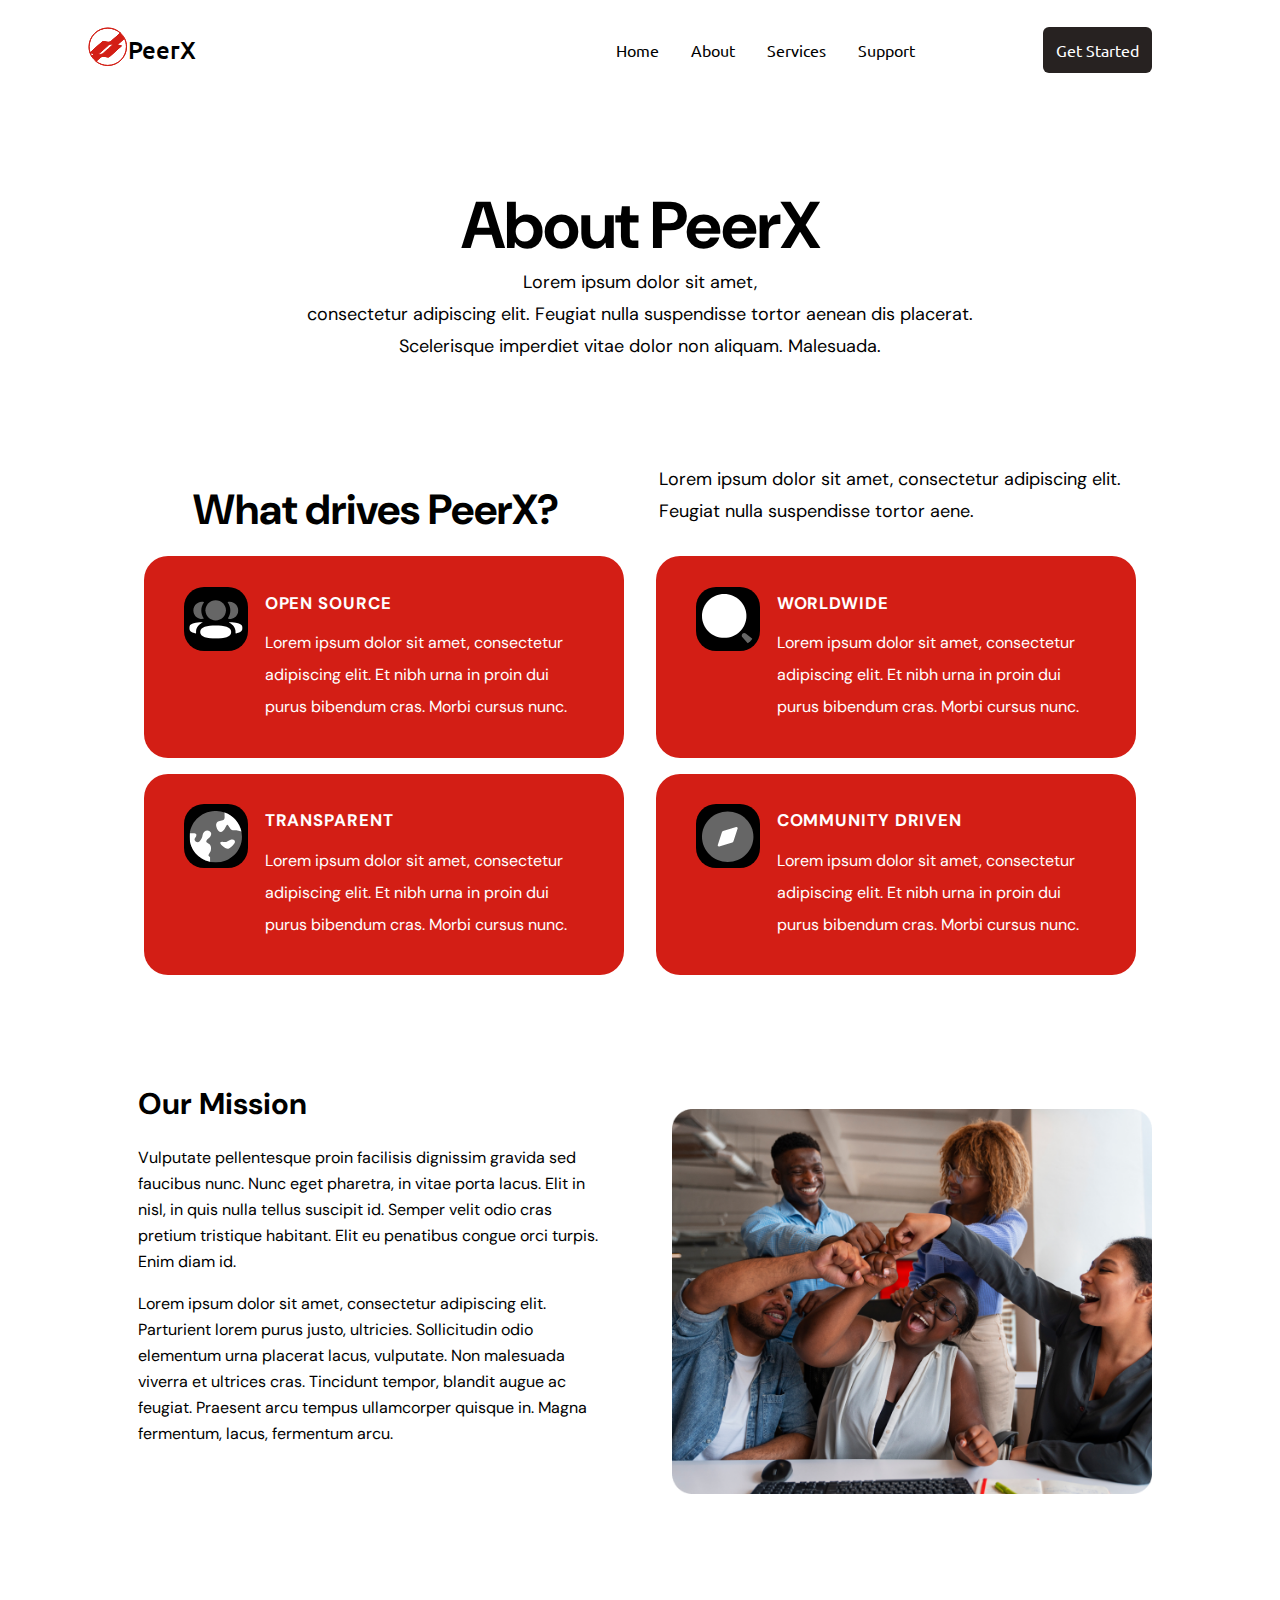
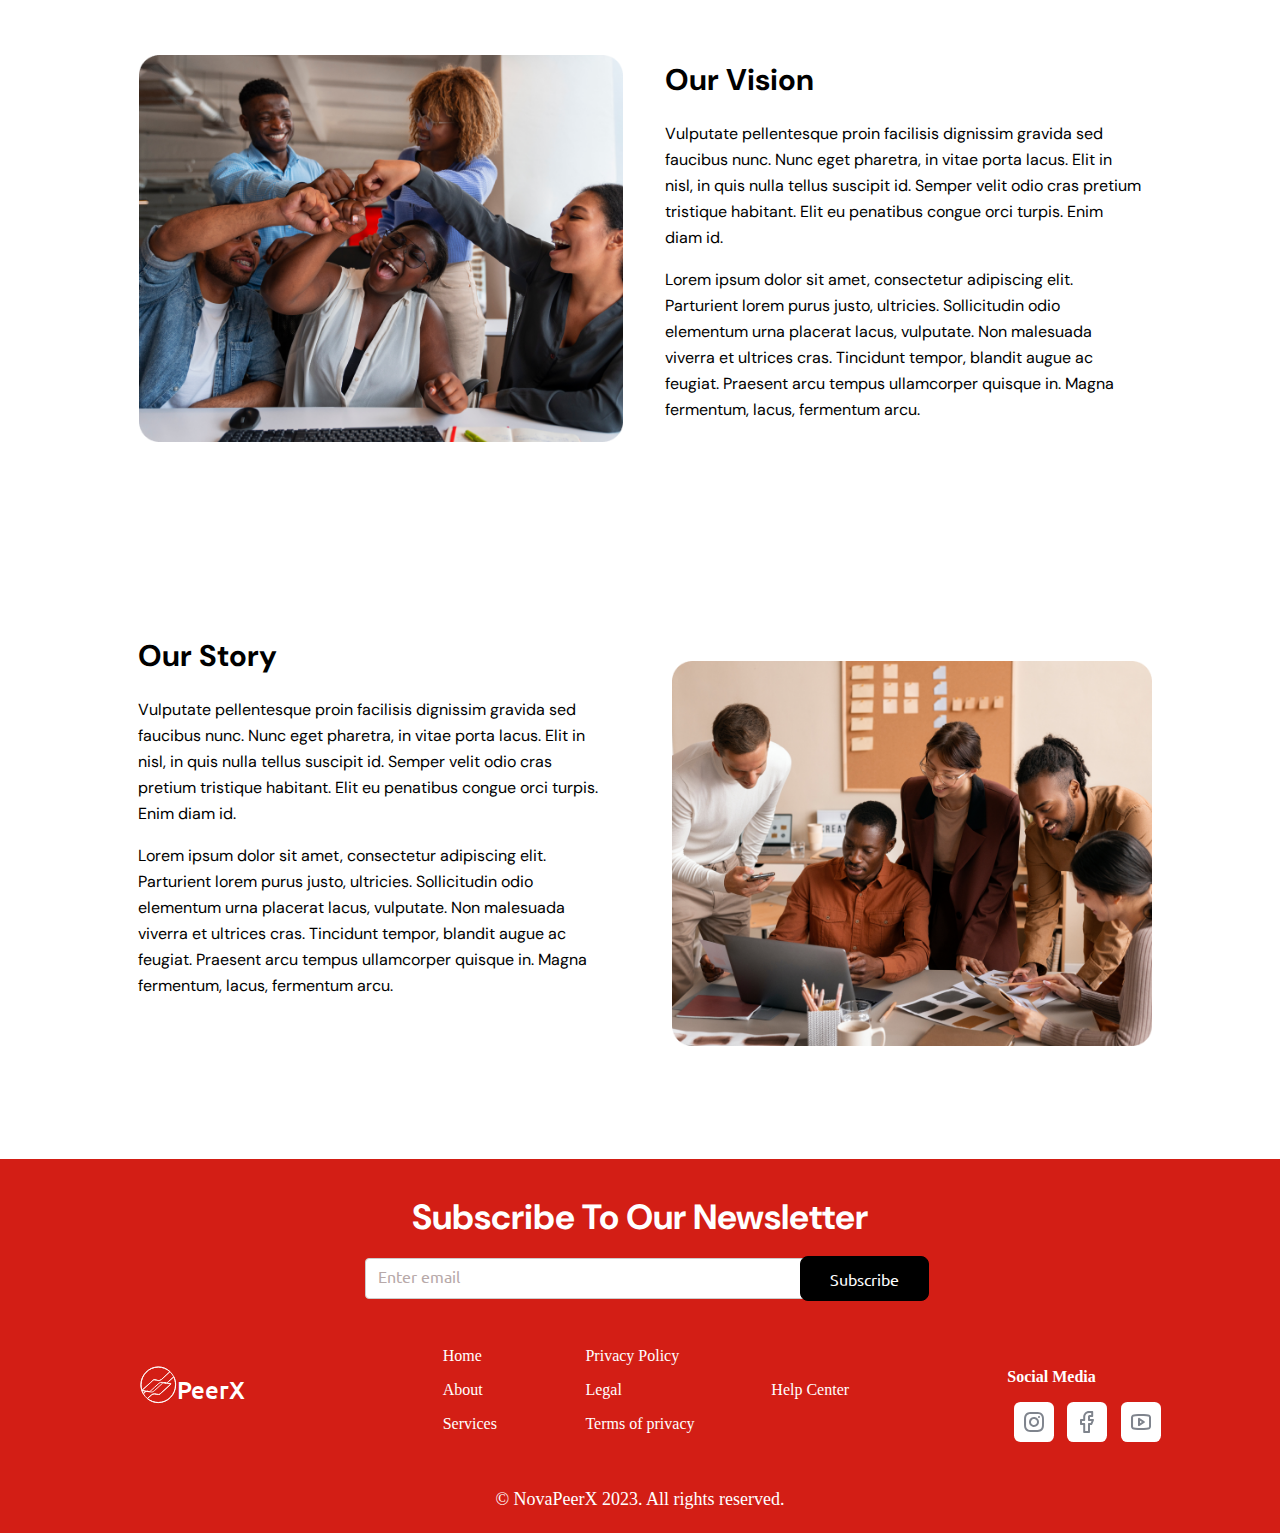
<file: about/index.html>
<!DOCTYPE html>
<html lang="en">

<head>
    <meta charset="UTF-8">
    <meta name="viewport" content="width=device-width, initial-scale=1.0">
    <link rel="stylesheet" href="about.css">
    <link rel="stylesheet" href="../shared.css">
    <title>About</title>
</head>

<body>
    <div class="backdrop"></div>
    <header class="main-header">

        <div class="main-header__logo">
            <button class="toggle-button">
                <span class="toggle-button__bar"></span>
                <span class="toggle-button__bar"></span>
                <span class="toggle-button__bar"></span>
            </button>
            <a href="../index.html" class="main-header__brand">
                <img src="../images/Group.svg" alt="PeerX">

            </a>
            <span class="main-header__logoName">PeerX</span>
        </div>
        <nav class="main-nav">
            <ul class="main-nav__items">
                <li class="main-nav__item">
                    <a href="../index.html">Home</a>
                </li>
                <li class="main-nav__item">
                    <a href="../about/index.html">About</a>
                </li>
                <li class="main-nav__item">
                    <a href="../services/index.html">Services</a>
                </li>
                <li class="main-nav__item">
                    <a href="../support/index.html">Support</a>
                </li>
                <!-- <li class="main-nav__item main-nav__item--cta">
                    <a href="start-hosting/index.html">Get Started</a>
                </li> -->
            </ul>
            <div class="main_nav--cta-container">
                <ul class="main-nav__items--cta">
                    <li class="main-nav__item main-nav__item--cta">
                        <a href="start-hosting/index.html">Get Started</a>
                    </li>
                </ul>

            </div>
        </nav>
    </header>
    <nav class="mobile-nav">
        <ul class="mobile-nav__items">
            <li class="mobile-nav__item">
                <a href="../index.html">Home</a>
            </li>
            <li class="mobile-nav__item">
                <a href="index.html">About</a>
            </li>
            <li class="mobile-nav__item">
                <a href="../services/index.html">Services</a>
            </li>
            <li class="mobile-nav__item">
                <a href="../support/index.html">Support</a>
            </li>
            <li class="mobile-nav__item main-nav__item--cta">
                <a href="login">Get Started</a>
            </li>
        </ul>
    </nav>

    <main>
        <section class="about-header-container">
            <div class="main-header-about-title">
                <p class="main-about-title">About PeerX</p>
            </div>
            <div class="about-header__subtitle">
                <p class="main-about-subtitle">Lorem ipsum dolor sit amet, <br>consectetur adipiscing elit.
                    Feugiat nulla suspendisse tortor aenean dis placerat.<br>Scelerisque imperdiet
                    vitae dolor non aliquam. Malesuada.</p>
            </div>

        </section>

        <section class="peerX-motivation-container">
            <div class="peerX-drive-container">
                <div class="peerX-drive-title-container">
                    <h1 class="peerX-drive__title">
                        What drives PeerX?
                    </h1>
                </div>

                <div class="peerX-drive-subtitle-container">
                    <p class="peerX-drive__subtitle">
                        Lorem ipsum dolor sit amet, consectetur adipiscing elit. Feugiat nulla suspendisse tortor aene.
                    </p>
                </div>

            </div>
            <div class="peerX-motivation-card-container">


                <div class="peerX-motivation-card">
                    <div class="peerX-motivation-card-svg-container">
                        <img src="images/60e4a1e738075608ade7fbc4_icon-about-drive-1-crypto-template.svg.svg"
                            class="peerX-svg" alt="">
                    </div>


                    <div class="peerX-motivation-card-body-container">
                        <div class="peerX-motivation-title-container">
                            <p class="peerX-motivation-card__title">Open Source</p>
                        </div>
                        <p class="peerX-motivation-card__body">
                            Lorem ipsum dolor sit amet, consectetur adipiscing elit.
                            Et nibh urna in proin dui purus bibendum cras. Morbi cursus nunc.
                        </p>
                    </div>
                </div>

                <div class="peerX-motivation-card">
                    <div class="peerX-motivation-card-svg-container">
                        <img src="images/60e4a1e73807561d83e7fbc5_icon-about-drive-3-crypto-template.svg.svg"
                            class="peerX-svg" alt="">
                    </div>


                    <div class="peerX-motivation-card-body-container">
                        <div class="peerX-motivation-title-container">
                            <p class="peerX-motivation-card__title">worldwide</p>
                        </div>
                        <p class="peerX-motivation-card__body">
                            Lorem ipsum dolor sit amet, consectetur adipiscing elit.
                            Et nibh urna in proin dui purus bibendum cras. Morbi cursus nunc.
                        </p>
                    </div>
                </div>


            </div>

            <div class="peerX-motivation-card-container">
                <div class="peerX-motivation-card">
                    <div class="peerX-motivation-card-svg-container">
                        <img src="images/60e4a1e7380756dbbae7fbc6_icon-about-drive-2-crypto-template.svg.svg"
                            class="peerX-svg" alt="">
                    </div>


                    <div class="peerX-motivation-card-body-container">
                        <div class="peerX-motivation-title-container">
                            <p class="peerX-motivation-card__title">Transparent</p>
                        </div>
                        <p class="peerX-motivation-card__body">
                            Lorem ipsum dolor sit amet, consectetur adipiscing elit.
                            Et nibh urna in proin dui purus bibendum cras. Morbi cursus nunc.
                        </p>
                    </div>
                </div>

                <div class="peerX-motivation-card">
                    <div class="peerX-motivation-card-svg-container">
                        <img src="images/60e4a1e73807566bf2e7fbc7_icon-about-drive-4-crypto-template.svg.svg"
                            class="peerX-svg" alt="">
                    </div>


                    <div class="peerX-motivation-card-body-container">
                        <div class="peerX-motivation-title-container">
                            <p class="peerX-motivation-card__title">Community Driven</p>
                        </div>
                        <p class="peerX-motivation-card__body">
                            Lorem ipsum dolor sit amet, consectetur adipiscing elit.
                            Et nibh urna in proin dui purus bibendum cras. Morbi cursus nunc.
                        </p>
                    </div>
                </div>

            </div>

        </section>


        <section class="mission-statement-container">
            <div class="mission-statement-text-container">
                <div class="mission-statement-text-group">
                    <div class="mission-statement-title-container">
                        <p class="mission-statement-title">Our Mission</p>
                    </div>
    
                    <div class="mission-statement-body-container">
                        <p class="mission-statement-body">
                            Vulputate pellentesque proin facilisis dignissim gravida sed faucibus nunc. Nunc eget pharetra, in vitae porta lacus. Elit in nisl, in quis nulla tellus suscipit id. Semper velit odio cras pretium tristique habitant. Elit eu penatibus congue orci turpis. Enim diam id. 
                        </p>
    
                        <p class="mission-statement-body2">Lorem ipsum dolor sit amet, consectetur adipiscing elit. Parturient lorem purus justo, ultricies. Sollicitudin odio elementum urna placerat lacus, vulputate. Non malesuada viverra et ultrices cras. Tincidunt tempor, blandit augue ac feugiat. Praesent arcu tempus ullamcorper quisque in. Magna fermentum, lacus, fermentum arcu.</p>
                    </div>
                </div>
                
            </div>
 

            <div class="mission-statement-image-container">
                <img src="images/mission.png" class="mission-img" alt="">
            </div>

        </section>

        <section class="vision-statement-container">
               <div class="vision-statement-image-container">
                <img src="images/mission.png" class="mission-img" alt="">
               </div>

               <div class="vision-statement-text-container">
                <div class="vision-statement-text-group">
                    <div class="vision-statement-title-container">
                        <p class="vision-statement-title">Our Vision</p>
                    </div>
    
                    <div class="vision-statement-body-container">
                        <p class="vision-statement-body">
                            Vulputate pellentesque proin facilisis dignissim gravida sed faucibus nunc. Nunc eget pharetra, in vitae porta lacus. Elit in nisl, in quis nulla tellus suscipit id. Semper velit odio cras pretium tristique habitant. Elit eu penatibus congue orci turpis. Enim diam id. 
                        </p>
    
                        <p class="vision-statement-body2">Lorem ipsum dolor sit amet, consectetur adipiscing elit. Parturient lorem purus justo, ultricies. Sollicitudin odio elementum urna placerat lacus, vulputate. Non malesuada viverra et ultrices cras. Tincidunt tempor, blandit augue ac feugiat. Praesent arcu tempus ullamcorper quisque in. Magna fermentum, lacus, fermentum arcu.</p>
                    </div>
                </div>
                
            </div>
        </section>

        <section class="mission-statement-container">
            <div class="mission-statement-text-container">
                <div class="mission-statement-text-group">
                    <div class="mission-statement-title-container">
                        <p class="mission-statement-title">Our Story</p>
                    </div>
    
                    <div class="mission-statement-body-container">
                        <p class="mission-statement-body">
                            Vulputate pellentesque proin facilisis dignissim gravida sed faucibus nunc. Nunc eget pharetra, in vitae porta lacus. Elit in nisl, in quis nulla tellus suscipit id. Semper velit odio cras pretium tristique habitant. Elit eu penatibus congue orci turpis. Enim diam id. 
                        </p>
    
                        <p class="mission-statement-body2">Lorem ipsum dolor sit amet, consectetur adipiscing elit. Parturient lorem purus justo, ultricies. Sollicitudin odio elementum urna placerat lacus, vulputate. Non malesuada viverra et ultrices cras. Tincidunt tempor, blandit augue ac feugiat. Praesent arcu tempus ullamcorper quisque in. Magna fermentum, lacus, fermentum arcu.</p>
                    </div>
                </div>
                
            </div>
 

            <div class="mission-statement-image-container">
                <img src="images/story.png" class="mission-img" alt="">
            </div>

        </section>



    </main>


    <footer class="footer-container">
        <div class="newsletter-container">
            <p class="newsletter-header">Subscribe To Our Newsletter</p>
            <div id="newsletter-form">
                <div class="newsletter-form-group">
                    <input type="email" id="newsletter-input" placeholder="Enter email">
                </div>

                <div id="subscribe-btn">
                    <p class="btn-text">Subscribe</p>
                </div>
            </div>
        </div>
        <div class="footer-links-container">
            <div class="footer-links__logo">
                <div class="footer-logo-container">
                    <a href="../index.html">
                        <img src="../images/footer-logo.svg" class="footer-logo" alt="footer-logo">
                    </a>
                </div>
                <p class="footer-logo-text">PeerX</p>
            </div>
            <div class="footer-links__section-one">
                <ul class="footer-list-links">
                    <li class="footer-link">
                        <p class="link-text"><a href="../index.html">Home</a></p>
                    </li>
                    <li class="footer-link">
                        <p class="link-text"><a href="../about/index.html">About</a></p>
                    </li>
                    <li class="footer-link">
                        <p class="link-text"><a href="../services/index.html">Services</a></p>
                    </li>
                </ul>
            </div>
            <div class="footer-links__section-two">
                <ul class="footer-list-links">
                    <li class="footer-link">
                        <p class="link-text"><a href="./privacy/index.html">Privacy Policy</a></p>
                    </li>
                    <li class="footer-link">
                        <p class="link-text"><a href="">Legal</a></p>
                        </p>
                    </li>
                    <li class="footer-link">
                        <p class="link-text"><a href="../terms-and-conditions/index.html">Terms of privacy</a></p>
                    </li>
                </ul>
            </div>
            <div class="footer-links__section-three">
                <ul class="footer-list-links">
                    <li class="footer-link">
                        <p class="link-text">Help Center</p>
                    </li>
                </ul>
            </div>
            <div class="footer-links__social-media">
                <div class="social-media-title">
                    <p class="social-title">Social Media</p>
                </div>
                <div class="social-media-container">
                    <img src="../images/instagram.svg" class="insta" alt="">
                    <img src="../images/facebook.svg" class="facebook" alt="">
                    <img src="../images/youTube.svg" class="youTube" alt="">
                </div>

            </div>
        </div>

        </div>

        </div>
        <div class="copyright-container">
            <p class="copyright-text">© NovaPeerX 2023. All rights reserved.</p>
        </div>
    </footer>


    <footer class="mobile-footer-container">
        <div class="newsletter-container">
            <p class="newsletter-header">Subscribe To Our Newsletter</p>
            <div id="newsletter-form">
                <div class="newsletter-form-group">
                    <input type="email" id="newsletter-input" placeholder="Enter email">
                </div>

                <div id="subscribe-btn">
                    <p class="btn-text">Subscribe</p>
                </div>
            </div>
        </div>

        <div class="mobile-footer-section">
            <div class="footer-links-container">
                <div class="footer-links__logo">
                    <div class="footer-logo-container">
                        <a href="../index.html">
                            <img src="../images/footer-logo.svg" class="footer-logo" alt="footer-logo">
                        </a>
                    </div>
                    <p class="footer-logo-text">PeerX</p>
                </div>

                <div class="footer-links__section-one">
                    <ul class="footer-list-links">
                        <li class="footer-link">
                            <p class="link-text"><a href="../index.html">Home</a></p>
                        </li>
                        <li class="footer-link">
                            <p class="link-text"><a href="index.html">About</a></p>
                        </li>
                        <li class="footer-link">
                            <p class="link-text"><a href="../services/index.html">Services</a></p>
                        </li>
                    </ul>
                </div>



            </div>

        </div>

        <div class="mobile-footer-section">
            <div class="footer-links-container">
            <div class="footer-links__section-two">
                <ul class="footer-list-links">
                    <li class="footer-link">
                        <p class="link-text"><a href="../privacy/index.html">Privacy Policy</a></p>
                    </li>
                    <li class="footer-link">
                        <p class="link-text"><a href="">Legal</a></p>
                        </p>
                    </li>
                    <li class="footer-link">
                        <p class="link-text"><a href="../terms-and-conditions/index.html">Terms of privacy</a></p>
                    </li>
                    <li class="footer-link">
                        <p class="link-text">Help Center</p>
                    </li>
                </ul>
            </div>
           

            <div class="footer-links__social-media">
                <div class="mobile-social-media-title">
                    <p class="social-title">Social Media</p>
                </div>
                <div class="social-media-container">
                    <img src="../images/instagram.svg" class="insta" alt="">
                    <img src="../images/facebook.svg" class="facebook" alt="">
                    <img src="../images/youTube.svg" class="youTube" alt="">
                </div>

            </div>
</div>
        </div>

        </div>

        </div>
        <div class="copyright-container">
            <p class="copyright-text">© NovaPeerX 2023. All rights reserved.</p>
        </div>
        
    </footer>
    <script src="../shared.js"></script>
</body>

</html>
</file>
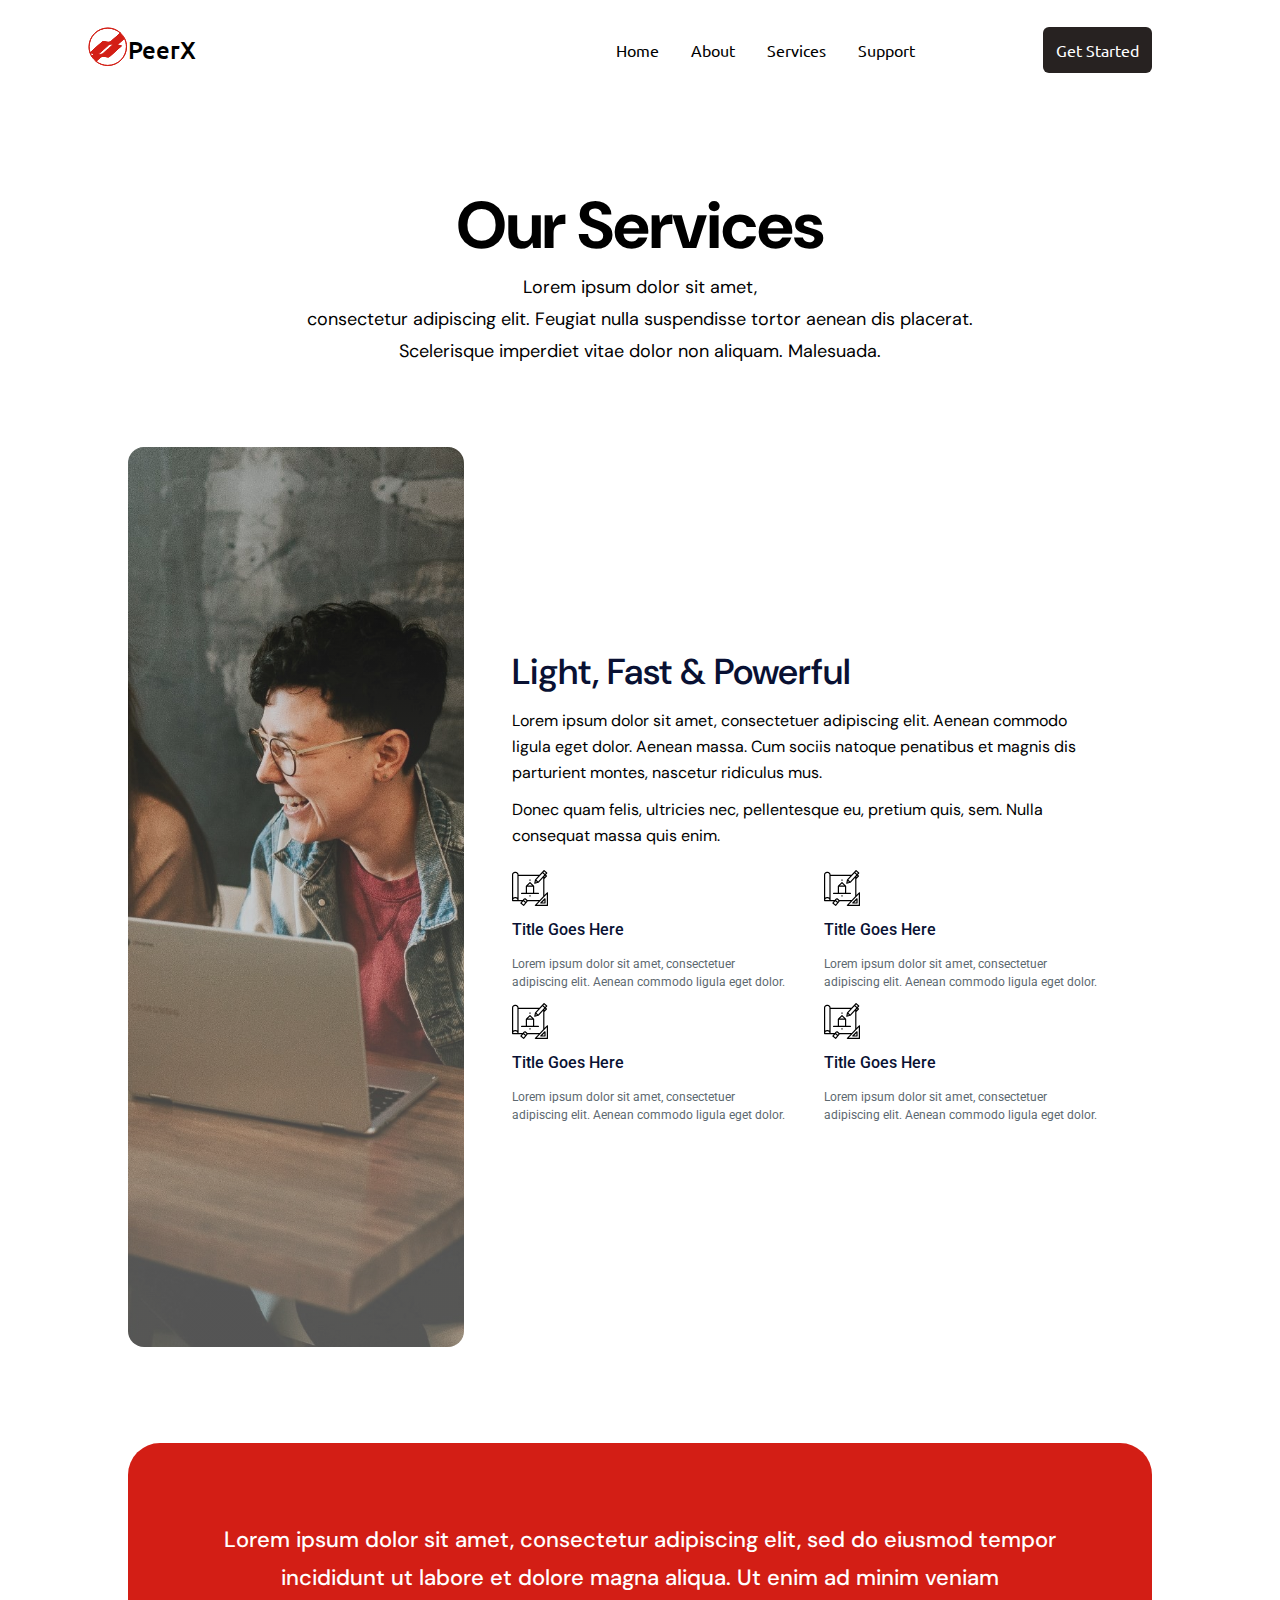
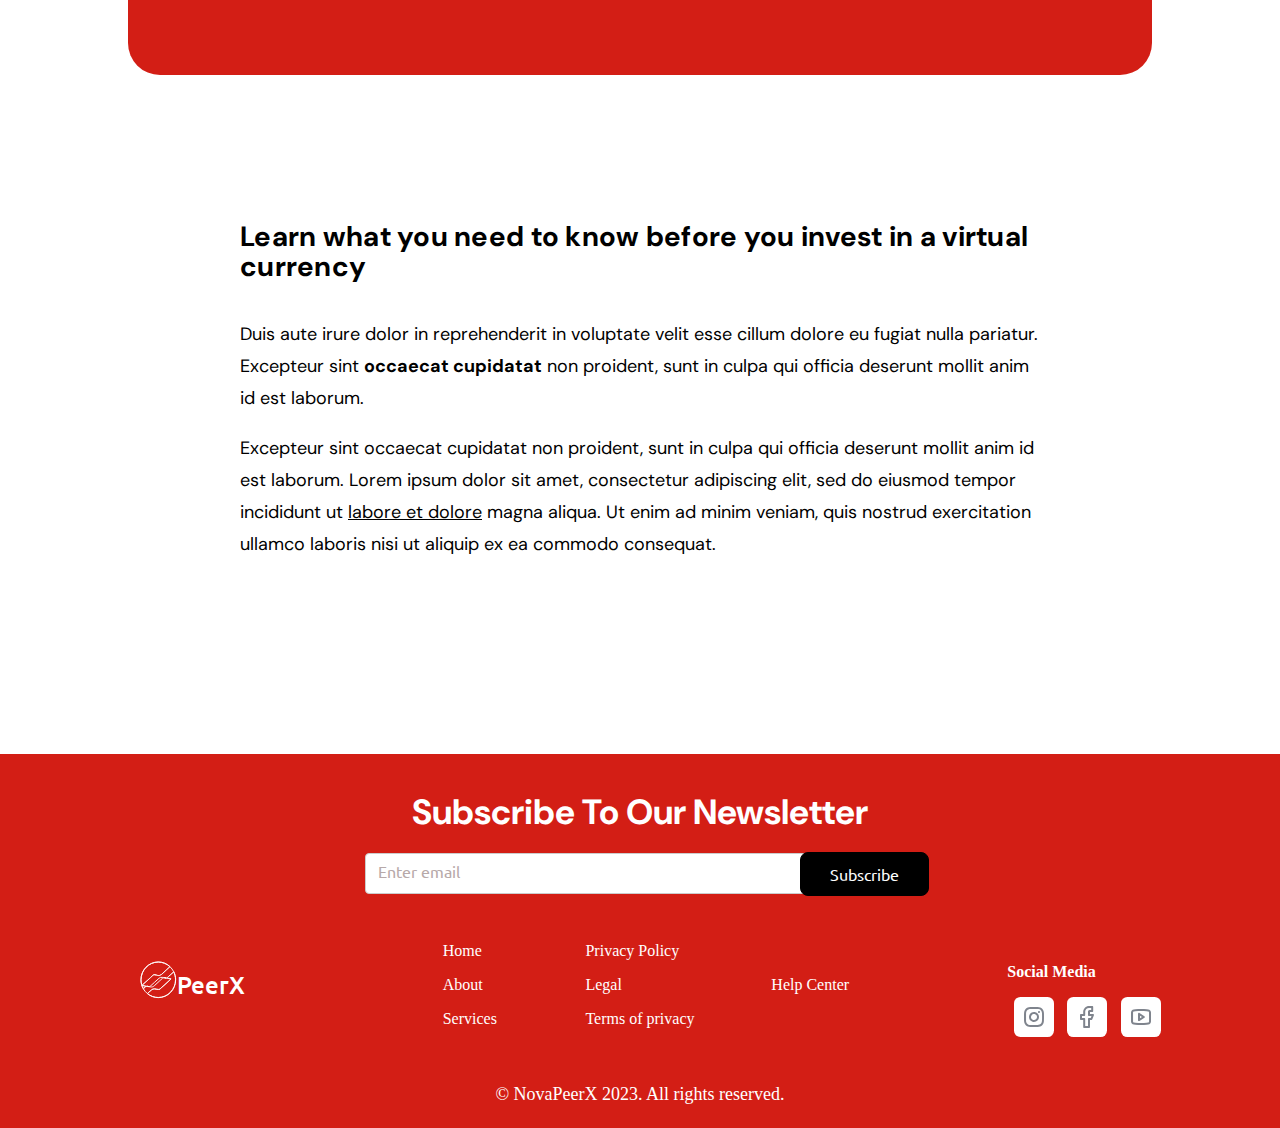
<file: services/index.html>
<!DOCTYPE html>
<html lang="en">

<head>
    <meta charset="UTF-8">
    <meta name="viewport" content="width=device-width, initial-scale=1.0">
    <link rel="stylesheet" href="services.css">
    <link rel="stylesheet" href="../shared.css">
    <title>Service</title>
</head>

<body>
    <div class="backdrop"></div>
    <header class="main-header">

        <div class="main-header__logo">
            <button class="toggle-button">
                <span class="toggle-button__bar"></span>
                <span class="toggle-button__bar"></span>
                <span class="toggle-button__bar"></span>
            </button>
            <a href="../index.html" class="main-header__brand">
                <img src="../images/Group.svg" alt="uHost - Your favorite hosting company">

            </a>
            <span class="main-header__logoName">PeerX</span>
        </div>
        <nav class="main-nav">
            <ul class="main-nav__items">
                <li class="main-nav__item">
                    <a href="../index.html">Home</a>
                </li>
                <li class="main-nav__item">
                    <a href="../about/index.html">About</a>
                </li>
                <li class="main-nav__item">
                    <a href="../services/index.html">Services</a>
                </li>
                <li class="main-nav__item">
                    <a href="../support/index.html">Support</a>
                </li>
                <!-- <li class="main-nav__item main-nav__item--cta">
                    <a href="start-hosting/index.html">Get Started</a>
                </li> -->
            </ul>
            <div class="main_nav--cta-container">
                <ul class="main-nav__items--cta">
                    <li class="main-nav__item main-nav__item--cta">
                        <a href="#">Get Started</a>
                    </li>
                </ul>

            </div>
        </nav>
    </header>
    <nav class="mobile-nav">
        <ul class="mobile-nav__items">
            <li class="mobile-nav__item">
                <a href="../index.html">Home</a>
            </li>
            <li class="mobile-nav__item">
                <a href="../about/index.html">About</a>
            </li>
            <li class="mobile-nav__item">
                <a href="index.html">Services</a>
            </li>
            <li class="mobile-nav__item">
                <a href="../support/index.html">Support</a>
            </li>
            <li class="mobile-nav__item main-nav__item--cta">
                <a href="#">Get Started</a>
            </li>
        </ul>
    </nav>

    <main>
        <section class="service-header-container">
            <div class="main-header-service-title">
                <p class="main-service-title">Our Services</p>
            </div>
            <div class="service-header__subtitle">
                <p class="main-service-subtitle">Lorem ipsum dolor sit amet, <br>consectetur adipiscing elit.
                    Feugiat nulla suspendisse tortor aenean dis placerat.<br>Scelerisque imperdiet
                    vitae dolor non aliquam. Malesuada.</p>
            </div>

        </section>


        <section class="service-body-container">
            <div class="service-content-container">
                <div class="service-image-container">
                </div>

                <div class="service-features-container">
                    <div class="service-features">
                        <div class="service-header-text-container">
                            <h1 class="service-header">Light, Fast & Powerful</h1>
                        </div>

                        <div class="service-texts-container">
                            <p class="service-texts">Lorem ipsum dolor sit amet, consectetuer adipiscing elit. Aenean
                                commodo ligula eget dolor. Aenean massa. Cum sociis natoque penatibus et magnis dis
                                parturient montes, nascetur ridiculus
                                mus.</p>
                            <p class="service-texts">
                                Donec quam felis, ultricies nec, pellentesque eu, pretium quis, sem. Nulla
                                consequat massa quis enim.
                            </p>

                        </div>



                    </div>


                    <div class="service-cards-container">
                        <div class="service-card-section">
                            <div class="service-card">
                                <div class="service-card-svg">
                                    <img src="images/service-icon1.svg" class="service-svg" alt="">
                                </div>
                                <h5 class="service-card-title">Title Goes Here</h5>
                                <p class="service-card-body">
                                    Lorem ipsum dolor sit amet, consectetuer adipiscing elit.
                                    Aenean commodo ligula eget dolor.</p>
                            </div>

                            <div class="service-card">
                                <div class="service-card-svg">
                                    <img src="images/service-icon2.svg" class="service-svg" alt="">
                                </div>
                                <h5 class="service-card-title">Title Goes Here</h5>
                                <p class="service-card-body">
                                    Lorem ipsum dolor sit amet, consectetuer adipiscing elit.
                                    Aenean commodo ligula eget dolor.</p>
                            </div>
                        </div>

                        <div class="service-card-section">
                            <div class="service-card">
                                <div class="service-card-svg">
                                    <img src="images/service-icon1.svg" class="service-svg" alt="">
                                </div>
                                <h5 class="service-card-title">Title Goes Here</h5>
                                <p class="service-card-body">
                                    Lorem ipsum dolor sit amet, consectetuer adipiscing elit.
                                    Aenean commodo ligula eget dolor.</p>
                            </div>
                            <div class="service-card">
                                <div class="service-card-svg">
                                    <img src="images/service-icon1.svg" class="service-svg" alt="">
                                </div>
                                <h5 class="service-card-title">Title Goes Here</h5>
                                <p class="service-card-body">
                                    Lorem ipsum dolor sit amet, consectetuer adipiscing elit.
                                    Aenean commodo ligula eget dolor.</p>
                            </div>
                        </div>

                    </div>


                </div>

            </div>
            </div>
        </section>


        <section class="service-quote-container">
             <div class="service-quote-content">
                <p class="service-quote">Lorem ipsum dolor sit amet, consectetur adipiscing elit, sed do eiusmod tempor incididunt ut labore et dolore magna aliqua. Ut enim ad minim veniam</p>
             </div> 
        </section>

        <section class="service-final-container">
            <div class="service-final-content">
                <div class="service-final-header-container">
                    <h1 class="service-final-title">
                        Learn what you need to know before you invest in a virtual currency
                    </h1>
                </div>
                <div class="service-final-body-container">
                    <p class="service-final-body">
                        Duis aute irure dolor in reprehenderit in voluptate velit esse cillum dolore 
                        eu fugiat nulla pariatur. Excepteur sint <span class="service-final-span">occaecat cupidatat</span> non proident, 
                        sunt in culpa qui officia deserunt mollit anim id est laborum.
                    </p>

                    <p class="service-final-body">
                        Excepteur sint occaecat cupidatat non proident, sunt in culpa qui officia 
                        deserunt mollit anim id est laborum. 
                        Lorem ipsum dolor sit amet, consectetur adipiscing elit, 
                        sed do eiusmod tempor incididunt ut <span class="service-final-span1">labore et dolore</span> magna aliqua. 
                        Ut enim ad minim veniam, quis nostrud exercitation ullamco laboris 
                        nisi ut aliquip ex ea commodo consequat.
                    </p>
                </div>
            </div>
        </section>
    </main>



    <footer class="footer-container">
        <div class="newsletter-container">
            <p class="newsletter-header">Subscribe To Our Newsletter</p>
            <div id="newsletter-form">
                <div class="newsletter-form-group">
                    <input type="email" id="newsletter-input" placeholder="Enter email">
                </div>

                <div id="subscribe-btn">
                    <p class="btn-text">Subscribe</p>
                </div>
            </div>
        </div>
        <div class="footer-links-container">
            <div class="footer-links__logo">
                <div class="footer-logo-container">
                    <a href="../index.html">
                        <img src="../images/footer-logo.svg" class="footer-logo" alt="footer-logo">
                    </a>
                </div>
                <p class="footer-logo-text">PeerX</p>
            </div>
            <div class="footer-links__section-one">
                <ul class="footer-list-links">
                    <li class="footer-link">
                        <p class="link-text"><a href="../index.html">Home</a></p>
                    </li>
                    <li class="footer-link">
                        <p class="link-text"><a href="../about/index.html">About</a></p>
                    </li>
                    <li class="footer-link">
                        <p class="link-text"><a href="../services/index.html">Services</a></p>
                    </li>
                </ul>
            </div>
            <div class="footer-links__section-two">
                <ul class="footer-list-links">
                    <li class="footer-link">
                        <p class="link-text"><a href="./privacy/index.html">Privacy Policy</a></p>
                    </li>
                    <li class="footer-link">
                        <p class="link-text"><a href="">Legal</a></p>
                        </p>
                    </li>
                    <li class="footer-link">
                        <p class="link-text"><a href="../terms-and-conditions/index.html">Terms of privacy</a></p>
                    </li>
                </ul>
            </div>
            <div class="footer-links__section-three">
                <ul class="footer-list-links">
                    <li class="footer-link">
                        <p class="link-text">Help Center</p>
                    </li>
                </ul>
            </div>
            <div class="footer-links__social-media">
                <div class="social-media-title">
                    <p class="social-title">Social Media</p>
                </div>
                <div class="social-media-container">
                    <img src="../images/instagram.svg" class="insta" alt="">
                    <img src="../images/facebook.svg" class="facebook" alt="">
                    <img src="../images/youTube.svg" class="youTube" alt="">
                </div>

            </div>
        </div>

        </div>

        </div>
        <div class="copyright-container">
            <p class="copyright-text">© NovaPeerX 2023. All rights reserved.</p>
        </div>
    </footer>


    <footer class="mobile-footer-container">
        <div class="newsletter-container">
            <p class="newsletter-header">Subscribe To Our Newsletter</p>
            <div id="newsletter-form">
                <div class="newsletter-form-group">
                    <input type="email" id="newsletter-input" placeholder="Enter email">
                </div>

                <div id="subscribe-btn">
                    <p class="btn-text">Subscribe</p>
                </div>
            </div>
        </div>

        <div class="mobile-footer-section">
            <div class="footer-links-container">
                <div class="footer-links__logo">
                    <div class="footer-logo-container">
                        <a href="../index.html">
                            <img src="../images/footer-logo.svg" class="footer-logo" alt="footer-logo">
                        </a>
                    </div>
                    <p class="footer-logo-text">PeerX</p>
                </div>

                <div class="footer-links__section-one">
                    <ul class="footer-list-links">
                        <li class="footer-link">
                            <p class="link-text"><a href="../index.html">Home</a></p>
                        </li>
                        <li class="footer-link">
                            <p class="link-text"><a href="../about/index.html">About</a></p>
                        </li>
                        <li class="footer-link">
                            <p class="link-text"><a href="../services/index.html">Services</a></p>
                        </li>
                    </ul>
                </div>



            </div>

        </div>

        <div class="mobile-footer-section">
            <div class="footer-links-container">
            <div class="footer-links__section-two">
                <ul class="footer-list-links">
                    <li class="footer-link">
                        <p class="link-text"><a href="./privacy/index.html">Privacy Policy</a></p>
                    </li>
                    <li class="footer-link">
                        <p class="link-text"><a href="">Legal</a></p>
                        </p>
                    </li>
                    <li class="footer-link">
                        <p class="link-text"><a href="../terms-and-conditions/index.html">Terms of privacy</a></p>
                    </li>
                    <li class="footer-link">
                        <p class="link-text">Help Center</p>
                    </li>
                </ul>
            </div>
           

            <div class="footer-links__social-media">
                <div class="mobile-social-media-title">
                    <p class="social-title">Social Media</p>
                </div>
                <div class="social-media-container">
                    <img src="../images/instagram.svg" class="insta" alt="">
                    <img src="../images/facebook.svg" class="facebook" alt="">
                    <img src="../images/youTube.svg" class="youTube" alt="">
                </div>

            </div>
</div>
        </div>

        </div>

        </div>
        <div class="copyright-container">
            <p class="copyright-text">© NovaPeerX 2023. All rights reserved.</p>
        </div>
    </footer>
    <script src="../shared.js"></script>
</body>

</html>
</file>
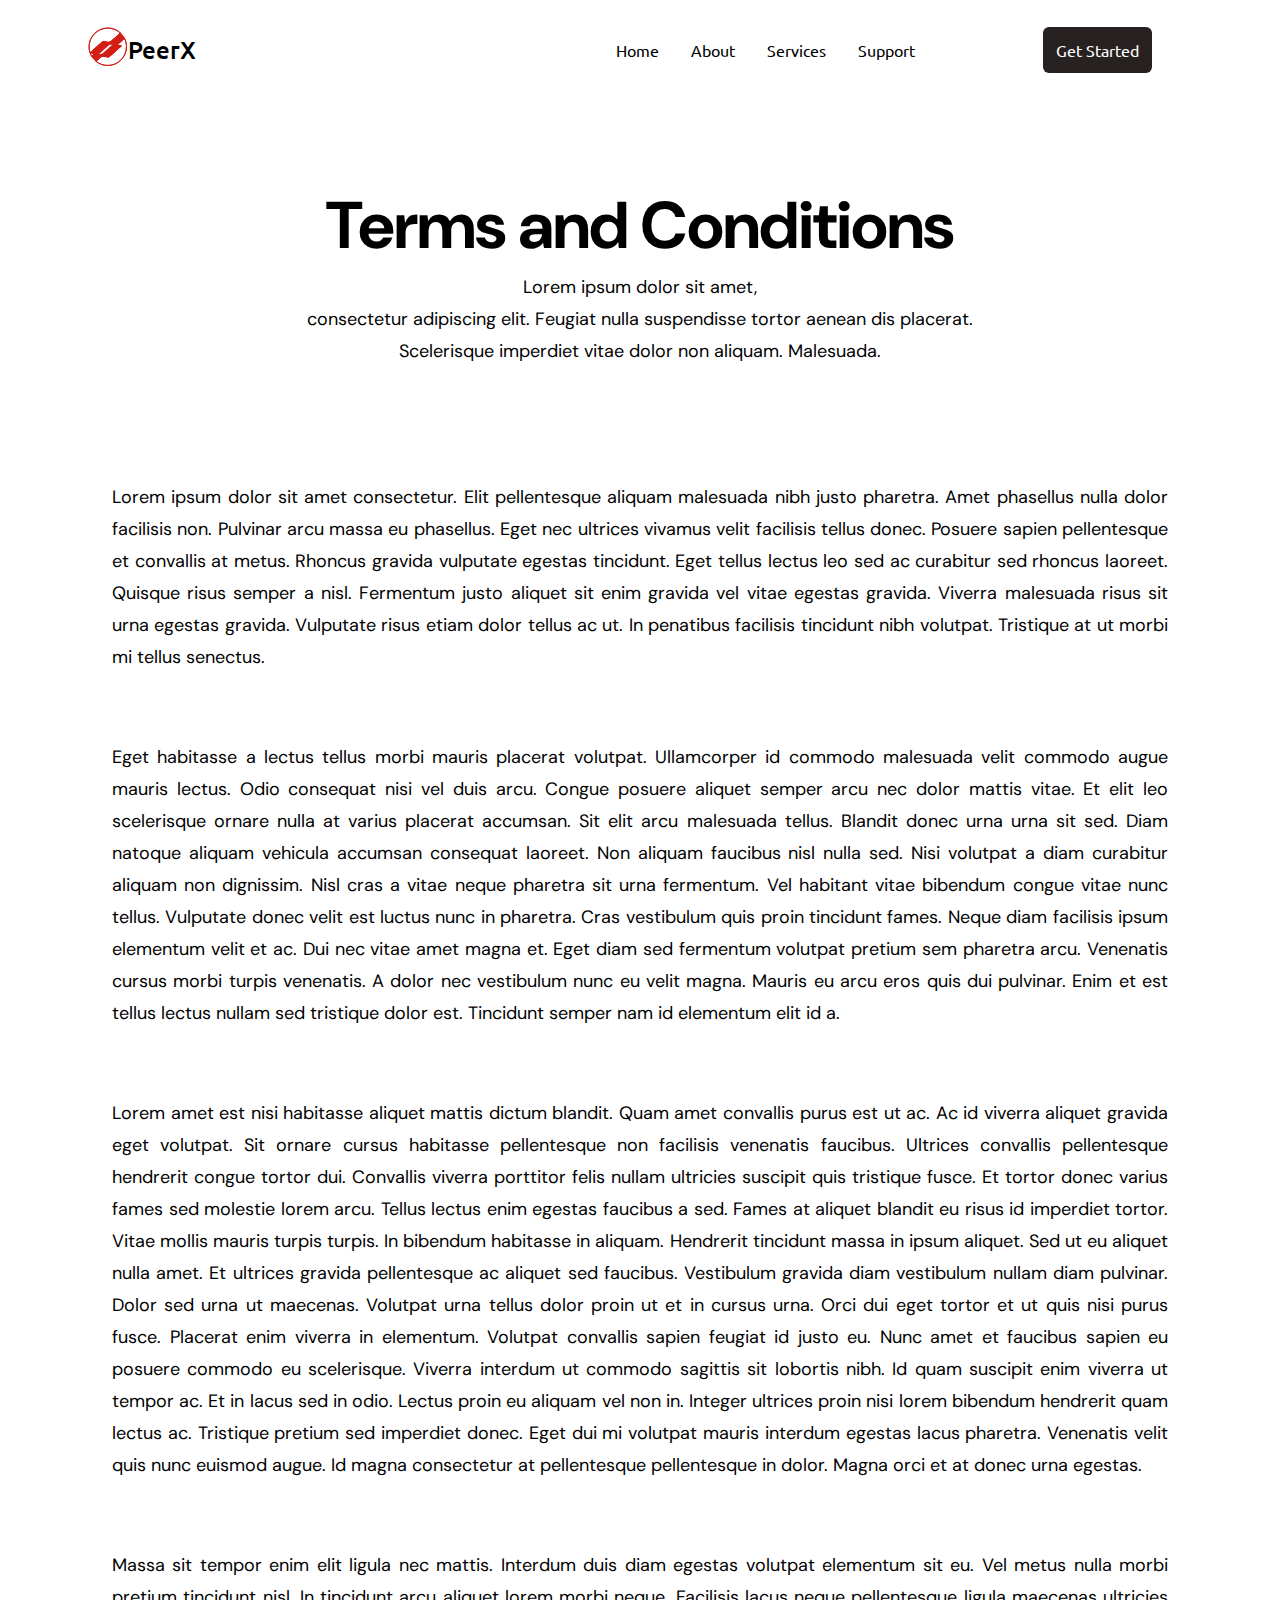
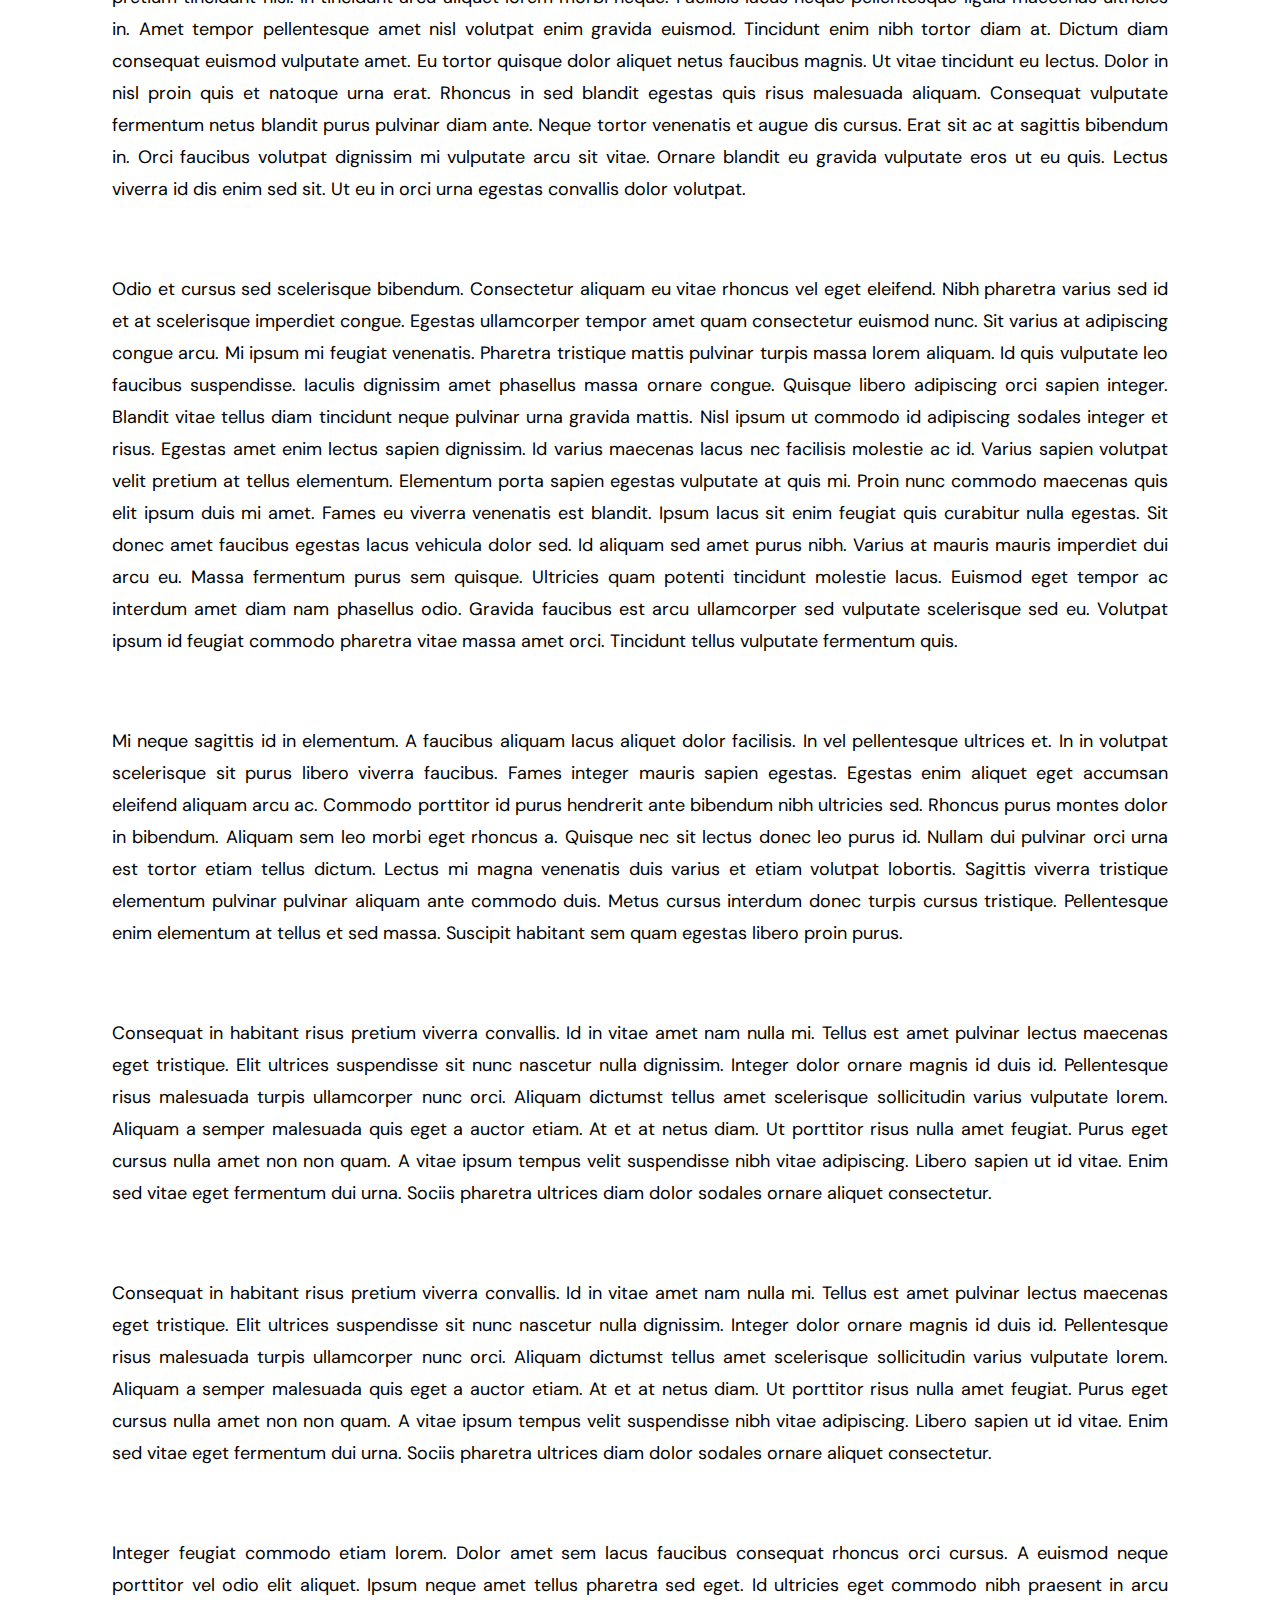
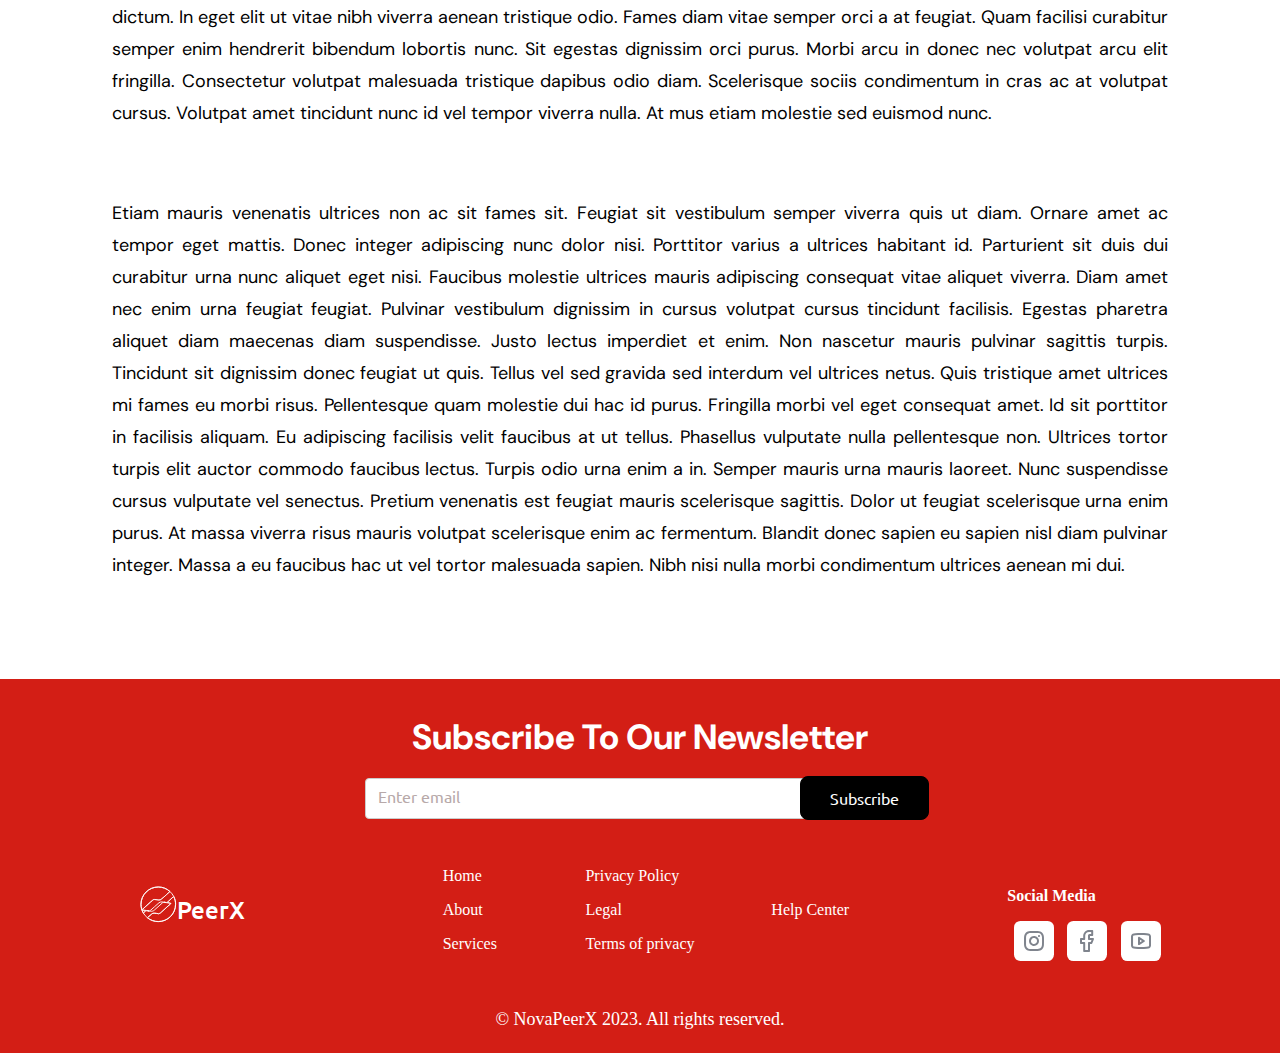
<file: terms-and-conditions/index.html>
<!DOCTYPE html>
<html lang="en">
<head>
    <meta charset="UTF-8">
    <meta name="viewport" content="width=device-width, initial-scale=1.0">
    <title>Terms and Conditions</title>
    <link rel="stylesheet" href="terms-and-considitions.css">
    <link rel="stylesheet" href="../shared.css">
</head>
<body>
    <div class="backdrop"></div>
    <header class="main-header">
        <div class="main-header__logo">
            <a href="../index.html" class="main-header__brand">
                <img src="../images/Group.svg" alt="uHost - Your favorite hosting company">

            </a>
            <span class="main-header__logoName">PeerX</span>
        </div>
        <nav class="main-nav">
            <ul class="main-nav__items">
                <li class="main-nav__item">
                    <a href="../index.html">Home</a>
                </li>
                <li class="main-nav__item">
                    <a href="../about/index.html">About</a>
                </li>
                <li class="main-nav__item">
                    <a href="../services/index.html">Services</a>
                </li>
                <li class="main-nav__item">
                    <a href="../support/index.html">Support</a>
                </li>
                <!-- <li class="main-nav__item main-nav__item--cta">
                    <a href="start-hosting/index.html">Get Started</a>
                </li> -->
            </ul>
            <div class="main_nav--cta-container">
                <ul class="main-nav__items--cta">
                    <li class="main-nav__item main-nav__item--cta">
                        <a href="start-hosting/index.html">Get Started</a>
                    </li>
                </ul>

            </div>
        </nav>
    </header>

<main>
    <section class="terms-and-conditions-header-container">
        <div class="main-header-terms-and-conditions-title">
            <p class="main-terms-and-conditions-title">Terms and Conditions</p>
        </div>
        <div class="terms-and-conditions-header__subtitle">
            <p class="main-terms-and-conditions-subtitle">Lorem ipsum dolor sit amet, <br>consectetur adipiscing elit.
                Feugiat nulla suspendisse tortor aenean dis placerat.<br>Scelerisque imperdiet
                vitae dolor non aliquam. Malesuada.</p>
        </div>

    </section>
    


    <section class="terms-and-condition-container">
        <article class="terms-and-condition-body">
            <p>Lorem ipsum dolor sit amet consectetur. Elit pellentesque aliquam malesuada nibh justo pharetra. Amet phasellus nulla dolor facilisis non. Pulvinar arcu massa eu phasellus. Eget nec ultrices vivamus velit facilisis tellus donec.
                Posuere sapien pellentesque et convallis at metus. Rhoncus gravida vulputate egestas tincidunt. Eget tellus lectus leo sed ac curabitur sed rhoncus laoreet. Quisque risus semper a nisl. Fermentum justo aliquet sit enim gravida vel vitae egestas gravida. Viverra malesuada risus sit urna egestas gravida. Vulputate risus etiam dolor tellus ac ut. In penatibus facilisis tincidunt nibh volutpat.
                Tristique at ut morbi mi tellus senectus.</p>
        </article>

        <article class="terms-and-condition-body">
            <p>Eget habitasse a lectus tellus morbi mauris placerat volutpat. Ullamcorper id commodo malesuada velit commodo augue mauris lectus. Odio consequat nisi vel duis arcu. Congue posuere aliquet semper arcu nec dolor mattis vitae. Et elit leo scelerisque ornare nulla at varius placerat accumsan. Sit elit arcu malesuada tellus. Blandit donec urna urna sit sed.
                Diam natoque aliquam vehicula accumsan consequat laoreet. Non aliquam faucibus nisl nulla sed. Nisi volutpat a diam curabitur aliquam non dignissim. Nisl cras a vitae neque pharetra sit urna fermentum. Vel habitant vitae bibendum congue vitae nunc tellus. Vulputate donec velit est luctus nunc in pharetra. Cras vestibulum quis proin tincidunt fames. Neque diam facilisis ipsum elementum velit et ac. Dui nec vitae amet magna et. Eget diam sed fermentum volutpat pretium sem pharetra arcu. Venenatis cursus morbi turpis venenatis. A dolor nec vestibulum nunc eu velit magna. Mauris eu arcu eros quis dui pulvinar. Enim et est tellus lectus nullam sed tristique dolor est.
                Tincidunt semper nam id elementum elit id a.</p>
        </article>

        <article class="terms-and-condition-body">
            <p> Lorem amet est nisi habitasse aliquet mattis dictum blandit. Quam amet convallis purus est ut ac. Ac id viverra aliquet gravida eget volutpat. Sit ornare cursus habitasse pellentesque non facilisis venenatis faucibus. Ultrices convallis pellentesque hendrerit congue tortor dui. Convallis viverra porttitor felis nullam ultricies suscipit quis tristique fusce. Et tortor donec varius fames sed molestie lorem arcu. Tellus lectus enim egestas faucibus a sed. Fames at aliquet blandit eu risus id imperdiet tortor. Vitae mollis mauris turpis turpis. In bibendum habitasse in aliquam. Hendrerit tincidunt massa in ipsum aliquet. Sed ut eu aliquet nulla amet. Et ultrices gravida pellentesque ac aliquet sed faucibus.
                Vestibulum gravida diam vestibulum nullam diam pulvinar. Dolor sed urna ut maecenas. Volutpat urna tellus dolor proin ut et in cursus urna. Orci dui eget tortor et ut quis nisi purus fusce. Placerat enim viverra in elementum. Volutpat convallis sapien feugiat id justo eu. Nunc amet et faucibus sapien eu posuere commodo eu scelerisque. Viverra interdum ut commodo sagittis sit lobortis nibh. Id quam suscipit enim viverra ut tempor ac.
                Et in lacus sed in odio. Lectus proin eu aliquam vel non in. Integer ultrices proin nisi lorem bibendum hendrerit quam lectus ac. Tristique pretium sed imperdiet donec. Eget dui mi volutpat mauris interdum egestas lacus pharetra. Venenatis velit quis nunc euismod augue. Id magna consectetur at pellentesque pellentesque in dolor.
                Magna orci et at donec urna egestas.</p>
        </article>

        <article class="terms-and-condition-body">
            <p> Massa sit tempor enim elit ligula nec mattis. Interdum duis diam egestas volutpat elementum sit eu. Vel metus nulla morbi pretium tincidunt nisl. In tincidunt arcu aliquet lorem morbi neque. Facilisis lacus neque pellentesque ligula maecenas ultricies in.
                Amet tempor pellentesque amet nisl volutpat enim gravida euismod. Tincidunt enim nibh tortor diam at. Dictum diam consequat euismod vulputate amet. Eu tortor quisque dolor aliquet netus faucibus magnis. Ut vitae tincidunt eu lectus. Dolor in nisl proin quis et natoque urna erat. Rhoncus in sed blandit egestas quis risus malesuada aliquam. Consequat vulputate fermentum netus blandit purus pulvinar diam ante. Neque tortor venenatis et augue dis cursus. Erat sit ac at sagittis bibendum in. Orci faucibus volutpat dignissim mi vulputate arcu sit vitae. Ornare blandit eu gravida vulputate eros ut eu quis. Lectus viverra id dis enim sed sit.
                Ut eu in orci urna egestas convallis dolor volutpat.</p>
        </article>
     
        <article class="terms-and-condition-body">
            <p>   Odio et cursus sed scelerisque bibendum. Consectetur aliquam eu vitae rhoncus vel eget eleifend. Nibh pharetra varius sed id et at scelerisque imperdiet congue. Egestas ullamcorper tempor amet quam consectetur euismod nunc. Sit varius at adipiscing congue arcu. Mi ipsum mi feugiat venenatis.
                Pharetra tristique mattis pulvinar turpis massa lorem aliquam. Id quis vulputate leo faucibus suspendisse. Iaculis dignissim amet phasellus massa ornare congue. Quisque libero adipiscing orci sapien integer. Blandit vitae tellus diam tincidunt neque pulvinar urna gravida mattis. Nisl ipsum ut commodo id adipiscing sodales integer et risus. Egestas amet enim lectus sapien dignissim. Id varius maecenas lacus nec facilisis molestie ac id. Varius sapien volutpat velit pretium at tellus elementum. Elementum porta sapien egestas vulputate at quis mi. Proin nunc commodo maecenas quis elit ipsum duis mi amet. Fames eu viverra venenatis est blandit. Ipsum lacus sit enim feugiat quis curabitur nulla egestas.
                Sit donec amet faucibus egestas lacus vehicula dolor sed. Id aliquam sed amet purus nibh. Varius at mauris mauris imperdiet dui arcu eu. Massa fermentum purus sem quisque. Ultricies quam potenti tincidunt molestie lacus. Euismod eget tempor ac interdum amet diam nam phasellus odio. Gravida faucibus est arcu ullamcorper sed vulputate scelerisque sed eu. Volutpat ipsum id feugiat commodo pharetra vitae massa amet orci.
                Tincidunt tellus vulputate fermentum quis. </p>
        </article>

        <article class="terms-and-condition-body">
            <p> Mi neque sagittis id in elementum. A faucibus aliquam lacus aliquet dolor facilisis. In vel pellentesque ultrices et. In in volutpat scelerisque sit purus libero viverra faucibus. Fames integer mauris sapien egestas. Egestas enim aliquet eget accumsan eleifend aliquam arcu ac. Commodo porttitor id purus hendrerit ante bibendum nibh ultricies sed. Rhoncus purus montes dolor in bibendum. Aliquam sem leo morbi eget rhoncus a.
                Quisque nec sit lectus donec leo purus id. Nullam dui pulvinar orci urna est tortor etiam tellus dictum. Lectus mi magna venenatis duis varius et etiam volutpat lobortis. Sagittis viverra tristique elementum pulvinar pulvinar aliquam ante commodo duis. Metus cursus interdum donec turpis cursus tristique. Pellentesque enim elementum at tellus et sed massa.
                Suscipit habitant sem quam egestas libero proin purus.</p>
        </article>
        
        <article class="terms-and-condition-body">
            <p> Consequat in habitant risus pretium viverra convallis. Id in vitae amet nam nulla mi. Tellus est amet pulvinar lectus maecenas eget tristique. Elit ultrices suspendisse sit nunc nascetur nulla dignissim. Integer dolor ornare magnis id duis id.
                Pellentesque risus malesuada turpis ullamcorper nunc orci. Aliquam dictumst tellus amet scelerisque sollicitudin varius vulputate lorem. Aliquam a semper malesuada quis eget a auctor etiam. At et at netus diam. Ut porttitor risus nulla amet feugiat. Purus eget cursus nulla amet non non quam. A vitae ipsum tempus velit suspendisse nibh vitae adipiscing. Libero sapien ut id vitae. Enim sed vitae eget fermentum dui urna.
                Sociis pharetra ultrices diam dolor sodales ornare aliquet consectetur.</p>
        </article>

        <article class="terms-and-condition-body">
           <p>
            Consequat in habitant risus pretium viverra convallis. Id in vitae amet nam nulla mi. Tellus est amet pulvinar lectus maecenas eget tristique. Elit ultrices suspendisse sit nunc nascetur nulla dignissim. Integer dolor ornare magnis id duis id.
            Pellentesque risus malesuada turpis ullamcorper nunc orci. Aliquam dictumst tellus amet scelerisque sollicitudin varius vulputate lorem. Aliquam a semper malesuada quis eget a auctor etiam. At et at netus diam. Ut porttitor risus nulla amet feugiat. Purus eget cursus nulla amet non non quam. A vitae ipsum tempus velit suspendisse nibh vitae adipiscing. Libero sapien ut id vitae. Enim sed vitae eget fermentum dui urna.
            Sociis pharetra ultrices diam dolor sodales ornare aliquet consectetur.
           </p>
        </article>

        <article class="terms-and-condition-body">
            <p>Integer feugiat commodo etiam lorem. Dolor amet sem lacus faucibus consequat rhoncus orci cursus. A euismod neque porttitor vel odio elit aliquet. Ipsum neque amet tellus pharetra sed eget. Id ultricies eget commodo nibh praesent in arcu dictum.
                In eget elit ut vitae nibh viverra aenean tristique odio. Fames diam vitae semper orci a at feugiat. Quam facilisi curabitur semper enim hendrerit bibendum lobortis nunc. Sit egestas dignissim orci purus. Morbi arcu in donec nec volutpat arcu elit fringilla. Consectetur volutpat malesuada tristique dapibus odio diam. Scelerisque sociis condimentum in cras ac at volutpat cursus. Volutpat amet tincidunt nunc id vel tempor viverra nulla.
                At mus etiam molestie sed euismod nunc.</p>
        </article>

        <article class="terms-and-condition-body">
            <p>Etiam mauris venenatis ultrices non ac sit fames sit. Feugiat sit vestibulum semper viverra quis ut diam. Ornare amet ac tempor eget mattis. Donec integer adipiscing nunc dolor nisi. Porttitor varius a ultrices habitant id. Parturient sit duis dui curabitur urna nunc aliquet eget nisi. Faucibus molestie ultrices mauris adipiscing consequat vitae aliquet viverra. Diam amet nec enim urna feugiat feugiat. Pulvinar vestibulum dignissim in cursus volutpat cursus tincidunt facilisis. Egestas pharetra aliquet diam maecenas diam suspendisse. Justo lectus imperdiet et enim. Non nascetur mauris pulvinar sagittis turpis.
                Tincidunt sit dignissim donec feugiat ut quis. Tellus vel sed gravida sed interdum vel ultrices netus. Quis tristique amet ultrices mi fames eu morbi risus. Pellentesque quam molestie dui hac id purus. Fringilla morbi vel eget consequat amet. Id sit porttitor in facilisis aliquam.
                Eu adipiscing facilisis velit faucibus at ut tellus. Phasellus vulputate nulla pellentesque non. Ultrices tortor turpis elit auctor commodo faucibus lectus. Turpis odio urna enim a in. Semper mauris urna mauris laoreet. Nunc suspendisse cursus vulputate vel senectus. Pretium venenatis est feugiat mauris scelerisque sagittis. Dolor ut feugiat scelerisque urna enim purus. At massa viverra risus mauris volutpat scelerisque enim ac fermentum. Blandit donec sapien eu sapien nisl diam pulvinar integer. Massa a eu faucibus hac ut vel tortor malesuada sapien. Nibh nisi nulla morbi condimentum ultrices aenean mi dui.</p>
        </article>

    </section>
</main>

<footer class="footer-container">
    <div class="newsletter-container">
        <p class="newsletter-header">Subscribe To Our Newsletter</p>
        <div id="newsletter-form">
            <div class="newsletter-form-group">
                <input type="email" id="newsletter-input" placeholder="Enter email">
            </div>

            <div id="subscribe-btn">
                <p class="btn-text">Subscribe</p>
            </div>
        </div>
    </div>
    <div class="footer-links-container">
        <div class="footer-links__logo">
            <div class="footer-logo-container">
                <a href="../index.html">
                    <img src="../images/footer-logo.svg" class="footer-logo" alt="footer-logo">
                </a>
            </div>
            <p class="footer-logo-text">PeerX</p>
        </div>
        <div class="footer-links__section-one">
            <ul class="footer-list-links">
                <li class="footer-link">
                    <p class="link-text"><a href="../index.html">Home</a></p>
                </li>
                <li class="footer-link">
                    <p class="link-text"><a href="../about/index.html">About</a></p>
                </li>
                <li class="footer-link">
                    <p class="link-text"><a href="../services/index.html">Services</a></p>
                </li>
            </ul>
        </div>
        <div class="footer-links__section-two">
            <ul class="footer-list-links">
                <li class="footer-link">
                    <p class="link-text"><a href="./privacy/index.html">Privacy Policy</a></p>
                </li>
                <li class="footer-link">
                    <p class="link-text"><a href="">Legal</a></p>
                    </p>
                </li>
                <li class="footer-link">
                    <p class="link-text"><a href="../terms-and-conditions/index.html">Terms of privacy</a></p>
                </li>
            </ul>
        </div>
        <div class="footer-links__section-three">
            <ul class="footer-list-links">
                <li class="footer-link">
                    <p class="link-text">Help Center</p>
                </li>
            </ul>
        </div>
        <div class="footer-links__social-media">
            <div class="social-media-title">
                <p class="social-title">Social Media</p>
            </div>
            <div class="social-media-container">
                <img src="../images/instagram.svg" class="insta" alt="">
                <img src="../images/facebook.svg" class="facebook" alt="">
                <img src="../images/youTube.svg" class="youTube" alt="">
            </div>

        </div>
    </div>

    </div>

    </div>
    <div class="copyright-container">
        <p class="copyright-text">© NovaPeerX 2023. All rights reserved.</p>
    </div>
</footer>


<footer class="mobile-footer-container">
    <div class="newsletter-container">
        <p class="newsletter-header">Subscribe To Our Newsletter</p>
        <div id="newsletter-form">
            <div class="newsletter-form-group">
                <input type="email" id="newsletter-input" placeholder="Enter email">
            </div>

            <div id="subscribe-btn">
                <p class="btn-text">Subscribe</p>
            </div>
        </div>
    </div>

    <div class="mobile-footer-section">
        <div class="footer-links-container">
            <div class="footer-links__logo">
                <div class="footer-logo-container">
                    <a href="../index.html">
                        <img src="../images/footer-logo.svg" class="footer-logo" alt="footer-logo">
                    </a>
                </div>
                <p class="footer-logo-text">PeerX</p>
            </div>

            <div class="footer-links__section-one">
                <ul class="footer-list-links">
                    <li class="footer-link">
                        <p class="link-text"><a href="../index.html">Home</a></p>
                    </li>
                    <li class="footer-link">
                        <p class="link-text"><a href="../about/index.html">About</a></p>
                    </li>
                    <li class="footer-link">
                        <p class="link-text"><a href="../services/index.html">Services</a></p>
                    </li>
                </ul>
            </div>



        </div>

    </div>

    <div class="mobile-footer-section">
        <div class="footer-links-container">
        <div class="footer-links__section-two">
            <ul class="footer-list-links">
                <li class="footer-link">
                    <p class="link-text"><a href="./privacy/index.html">Privacy Policy</a></p>
                </li>
                <li class="footer-link">
                    <p class="link-text"><a href="">Legal</a></p>
                    </p>
                </li>
                <li class="footer-link">
                    <p class="link-text"><a href="../terms-and-conditions/index.html">Terms of privacy</a></p>
                </li>
                <li class="footer-link">
                    <p class="link-text">Help Center</p>
                </li>
            </ul>
        </div>
       

        <div class="footer-links__social-media">
            <div class="mobile-social-media-title">
                <p class="social-title">Social Media</p>
            </div>
            <div class="social-media-container">
                <img src="../images/instagram.svg" class="insta" alt="">
                <img src="../images/facebook.svg" class="facebook" alt="">
                <img src="../images/youTube.svg" class="youTube" alt="">
            </div>

        </div>
</div>
    </div>

    </div>

    </div>
    <div class="copyright-container">
        <p class="copyright-text">© NovaPeerX 2023. All rights reserved.</p>
    </div>
</footer>
<script src="../shared.js"></script>
</body>
</html>
</file>
<file: about/about.css>
@import url('https://fonts.googleapis.com/css2?family=DM+Sans:opsz,wght@9..40,100;9..40,300;9..40,600&family=Inter&family=Plus+Jakarta+Sans:wght@500&family=Poppins:wght@300&family=Ubuntu:wght@300;400&display=swap');


:root {
    --peerX-red: #D31E15;
    --peerX-white: #FFF;
    --peerX-headerText: #5E5E5E;
    --peerX-Brown: #000;
    --peerX-card2: #35219C;
    --peerX-card3: #E58A13;
    --peerX-card6: #EE2635;
    --peerX-lightRed: #FCC;
    --peerX-tranTitle: #090033;
    --peerX-Ubuntu: 'Ubuntu', sans-serif;
    --peerX-DM-Sans: 'DM Sans', sans-serif;
    --peerX-Inter-Sans: 'Inter', sans-serif;
    --peerX-faq-purple: #A090F3; 
    --peerX-faq-background: #E9E5F8;
}

.about-header-container {
display: flex;
flex-direction: column;
width: 100%;
margin-bottom: 5rem;
}

.main-header-about-title {
margin-top: 4rem
}

.about-header__subtitle {
    margin-top: 0rem;
}





.main-about-title {
    color: var(--peerX-Brown);
    text-align: center;
    
        /* Desktop/H1 */
    font-family: "DM Sans";
    font-size: 3.75rem;
    font-style: normal;
    font-weight: 700;
    line-height: 79.992px;
        /* 121.2% */
    letter-spacing: -1px;
    margin-bottom: 0rem;
    padding-bottom: 0rem;

}

.main-about-subtitle {
    color: var(--peerX-Brown);
    text-align: center;

/* Desktop/body */
    font-family: "DM Sans";
    font-size: 18px;
    font-style: normal;
    font-weight: 400;
    line-height: 32.004px; /* 177.8% */
    margin: 0rem;
    padding: 0rem 2rem;
}


.peerX-motivation-container {
   width: 100%;
   display: flex;
   flex-direction: column;
   align-items: center;
   /* justify-content: center; */ 
   margin-top: 2rem;
   margin-bottom: 2rem;
}



.peerX-motivation-card-container {
    display: flex;
    width: 100%;
    flex-direction: column;
    justify-content: center;
    align-items: center;
}

.peerX-motivation-card {


    display: flex;
width: 90%;
border-radius: 24px;
background: var(--peerX-red);
justify-content: center;
margin: 0.5rem 1rem;
padding: 1.8rem;
flex-direction: column;

   
}






.peerX-motivation-title-container {
   
    

}
.peerX-motivation-card__title {
    color: var(--peerX-white);
   font-family: "DM Sans";
   font-size: 1.05rem;
   font-style: normal;
   font-weight: 700;
   line-height: 25.992px; /* 144.4% */
   letter-spacing: 0.9px;
   text-transform: uppercase;
   margin: 0rem;
   padding: 0.34rem;
}

.peerX-motivation-card__body {
    color: var(--peerX-white);
    font-family: "DM Sans";
    font-size: 1rem;
    font-style: normal;
    font-weight: 400;
    line-height: 32.004px; /* 177.8% */
    margin: 0rem;
    padding: 0.34rem;
} 





    .peerX-drive-container {
        display: flex;
       width: 100%;
       align-items: center;
       flex-direction: column;
    } 
    




.peerX-drive-subtitle-container {
  width: 80%;
  display: flex;
  justify-content: center;
  align-items: center;
  margin-left: 2rem;
}

.peerX-drive-title-container {
    width: 80%;
    display: flex;
    align-items: center;
    justify-content: center;
  }

 

.peerX-drive__title {
    color: var(--peerX-Brown);

    /* Desktop/H2 */
    font-family: var(--peerX-DM-Sans);
    font-size: 42px;
    font-style: normal;
    font-weight: 700;
    line-height: 55.02px; /* 131% */
    padding: 0rem 1rem;
    text-align: center;
    margin-bottom: 0rem;
}




.peerX-drive__subtitle {
    color: var(--peerX-Brown);
    /* Desktop/body */
    font-family: var(--peerX-DM-Sans);
    font-size: 18px;
    font-style: normal;
    font-weight: 400;
    line-height: 32.004px; /* 177.8% */
    padding: 0.2rem;
}

.peerX-motivation-card-svg-container {
padding: 0.1rem 0.7rem;
}

.peerX-svg {
    background-color: var(--peerX-Brown);
    border-radius: 1.25rem;
    padding: 0.34rem;
    width: 4rem;
    height: 4rem;
}


.mission-statement-container {
    width: 100%;
    display: flex; 
    flex-direction: column;
    justify-content: center;
    align-items: center;
    margin: 3rem 0rem; 
}

.mission-statement-text-container {
    width: 100%;
    display: flex;
    justify-content: center;
    align-items: center;
    margin-top: 1rem;
    /* margin-left: 7rem; */
    margin-right: 0;
}



.mission-statement-text-group {
    display: flex;
    flex-direction: column;
    width: 90%;
    margin: 2rem 0;
    
   
}



.mission-statement-image-container {
    width: 100%;
    padding: 2rem 1rem;
    margin-top: 1rem;
    /* margin-right: 7rem; */

}

.mission-img {
    width: 100%;
   
}



.mission-statement-body {
    color: var(--peerX-Brown);

/* Desktop/body */
font-family: "DM Sans";
font-size: 1rem;
font-style: normal;
font-weight: 400;
line-height: 26.004px; /* 177.8% */


}

.mission-statement-body2 {
    color: var(--peerX-Brown);

    /* Desktop/body */
    font-family: "DM Sans";
    font-size: 1rem;
    font-style: normal;
    font-weight: 400;
    line-height: 26.004px; /* 177.8% */ 
}



.mission-statement-title {
    color: var(--peerX-Brown);

/* Desktop/H2 */
font-family: "DM Sans";
font-size: 30px;
font-style: normal;
font-weight: 700;
line-height: 50.02px; /* 131% */
margin: 0;

}







.vision-statement-container {
    width: 100%;
    flex-direction: column-reverse;
    display: flex;
    margin: 3rem 0rem;
}






.vision-statement-text-container {
    width: 100%;
    display: flex;
    flex-direction: row;
    justify-content: center;
    align-items: center;
    margin-top: 1rem;
    /* margin-right: 7rem; */
    margin-left: 0;

}

.vision-statement-text-group {
    display: flex;
    flex-direction: column;
    width: 90%;
    margin: 2rem 0;
    
   
}



.vision-statement-image-container {
    width: 100%;
    padding: 2rem 1rem;
    margin-top: 1rem;
    /* margin-left: 6.5rem; */

}



.vision-img {
    width: 100%;
    padding-left: 1.2rem;
}



.vision-statement-body {
    color: var(--peerX-Brown);

/* Desktop/body */
font-family: "DM Sans";
font-size: 1rem;
font-style: normal;
font-weight: 400;
line-height: 26.004px; /* 177.8% */


}

.vision-statement-body2 {
    color: var(--peerX-Brown);

    /* Desktop/body */
    font-family: "DM Sans";
    font-size: 1rem;
    font-style: normal;
    font-weight: 400;
    line-height: 26.004px; /* 177.8% */ 
    
}



.vision-statement-title {
    color: var(--peerX-Brown);

/* Desktop/H2 */
font-family: "DM Sans";
font-size: 30px;
font-style: normal;
font-weight: 700;
line-height: 50.02px; /* 131% */
margin: 0;

}


@media (min-width: 47.5rem) {

    .main-about-title {
        color: var(--peerX-Brown);
        text-align: center;
        
            /* Desktop/H1 */
        font-family: "DM Sans";
        font-size: 4.125rem;
    }

    .peerX-motivation-card-container {
        display: flex;
        flex-direction: row;
        width: 80%;  
    }

    .peerX-drive-container {
        display: flex;
        flex-direction: row;
        width: 80%;
        justify-content: center;
        align-items: center;

    }


    .peerX-drive-subtitle-container {
        width: 50%;
        
        margin-left: 2rem;
      }
      
      .peerX-drive-title-container {
          width: 50%;
         
          align-items: center;
          
        }


        .peerX-motivation-card {
            display: flex;
            flex-direction: row;
            width: 50%;
            border-radius: 24px;
            background: var(--peerX-red);
          
           justify-content: center;
            margin: 0.5rem 1rem;
            padding: 1.8rem;
        }

       
        
        .peerX-drive__title {
            color: var(--peerX-Brown);
            font-family: var(--peerX-DM-Sans);
            font-size: 42px;
            font-style: normal;
            font-weight: 700;
            line-height: 55.02px;
            padding: 0rem 1rem;
        }

        .mission-statement-container {
            width: 100%;
            display: flex; 
            flex-direction: row;
            margin: 3rem 0rem; 
        }


        .mission-statement-text-container {
            width: 50%;
            display: flex;
            /* justify-content: center;
            align-items: center;
            margin-top: 1rem; */
            margin-left: 7rem;
            /* margin-right: 0; */
            
        }


        .mission-statement-image-container {
            width: 50%;
            /* padding: 2rem 1rem;
            margin-top: 1rem; */
            margin-right: 7rem;
        
        }

      
        
        .mission-img, .vision-img {
            /* width: 100%; */
            padding-left: 1.2rem;
        }


        .vision-statement-container {
            width: 100%;
            display: flex; 
            flex-direction: row;
            margin: 3rem 0rem; 
           
        }

        .vision-statement-image-container {
            width: 50%;
            /* padding: 2rem 1rem;
            margin-top: 1rem; */
            margin-left: 6.5rem;
        
        }

        .vision-statement-text-container {
            width: 50%;
            display: flex;
            flex-direction: row;
            justify-content: center;
            align-items: center;
            margin-top: 1rem;
            margin-right: 7rem;
            margin-left: 0;
        
        }

        .vision-statement-body2, .mission-statement-body2 {
             
            padding-bottom: 4rem;
        }


        



}
</file>
<file: shared.css>
@import url('https://fonts.googleapis.com/css2?family=DM+Sans:opsz,wght@9..40,100;9..40,300&family=Inter&family=Plus+Jakarta+Sans:wght@500&family=Poppins:wght@300&family=Ubuntu:wght@300;400&display=swap');

  

  :root {
      --peerX-red: #D31E15;
      --peerX-white: #FFF;
      --peerX-headerText: #5E5E5E;
      --peerX-Brown: #000;
      --peerX-card2: #35219C;
      --peerX-card3: #E58A13;
      --peerX-card6: #EE2635;
      --peerX-lightRed: #FCC;
      --peerX-tranTitle: #090033;
      --peerX-Ubuntu: 'Ubuntu', sans-serif;
      --peerX-DM-Sans: 'DM Sans', sans-serif;
      --peerX-Inter-Sans: 'Inter', sans-serif;
      --peerX-faq-purple: #A090F3; 
      --peerX-faq-background: #E9E5F8;
  }
* {
    box-sizing: border-box;
}

body {
    font-family: 'Ubuntu', sans-serif;
    margin: 0;
}

main {
    margin-top: 3.5rem;
   
}




.toggle-button {
    width: 2.4rem;
    background: transparent;
    border: none;
    cursor: pointer;
    padding-top: 0;
    padding-bottom: 0;
    vertical-align: middle;
  }
  
  .toggle-button:focus {
    outline: none;
  }
  
  .toggle-button__bar {
    width: 100%;
    height: 0.2rem;
    background: black;
    display: block;
    margin: 0.5rem 0;
  }

.mobile-nav {
    display: none;
    position: fixed;
    z-index: 100;
    top: 0;
    left: 0;
    background: #fff;
    width: 50%;
    height: 100vh;
}

.mobile-nav__items {
    
    width: 90%;
    height: 100%;
    list-style: none;
    margin: 0 auto;
    padding: 0;
    display: flex;
    flex-direction: column;
    justify-content: center;
    align-items:center;
  
  }
  
  .mobile-nav__item {
    
    margin: 1rem 0;
    padding: 4rem;
    
  }
  
  .mobile-nav__item a {
    font-size: 1.5rem;
  }

.backdrop {
    position: fixed;
    display: none;
    top: 0;
    left: 0;
    z-index: 100;
    width: 100vw;
    height: 100vh;
    background: rgba(0, 0, 0, 0.5);
}

.main-header {
    width: 100vw;
    background: #FFFFFF;
    padding: 0.5rem 0.6rem;
    margin-bottom: 0;
    position: fixed;
    top: 0;
    right: 0;
    z-index: 60;
    display: flex;
    align-items: center;
    justify-content: flex-start;
    
}



.main-header__logo {
   
        display: flex;
        align-items: center;
        color: #000;
        font-family: 'Ubuntu', sans-serif;
        font-size: 1.5rem;
        font-style: normal;
        font-weight: 500;
        line-height: normal;
        justify-content: center;
       
    
}

.main-header__logoName {
   color: #000000 ;
   font-family: 'Ubuntu', sans-serif;
   font-size: 1.5rem;
   font-style: normal;
   font-weight: 500;
   line-height: normal;
}

.main-header__brand {
    color: #D31E15;
    text-decoration: none;
    font-weight: bold;
    margin-left: 0.5rem;
    

}



.main-header__brand img {
   height: 2.5rem;
    
}

.main-nav {
    display: none;
}


.main-nav__item,
.mobile-nav__item {
 margin: 0 1rem;
 color: #000;
 font-family: 'Ubuntu', sans-serif;
 font-size: 1rem;
 font-style: normal;
 font-weight: 400;
 line-height: normal;
}

.mobile-nav__item {
    padding: 1rem;
}

.main-nav__item a,
.mobile-nav__item a {
    text-decoration: none;
    color: #000000;
    font-weight: bold;
    padding: 3px 0;
    font-size: 1rem;
    font-style: normal;
    font-weight: 400;
    line-height: normal;
    white-space: nowrap;
    overflow: hidden;
    text-overflow: ellipsis;
}

.main-nav__item a:hover,
.main-nav__item a:active,
.mobile-nav__item a:hover,
.mobile-nav_item a:active {
color: var(--peerX-Brown);
font-family: var(--peerX-DM-Sans);
font-size: 1rem;
font-style: normal;
font-weight: 700;
line-height: normal;
}



.main-nav__item--cta a,
.mobile-nav__items--cta a {
    color: #FFF;
    background: #272221;
    padding:  0.8rem;
    border-radius: 6px;
    font-size: 1rem;
    font-style: normal;
    font-weight: 400;
    line-height: normal;
}



.main-nav__item--cta a:hover,
.main-nav__item--cta a:active,
.mobile-nav__item--cta a:hover,
.mobile-nav__item--cta a:active {
    color: #ff1b68;
    background: white;
    border: none;
}



.footer-container {
    display: none;
}

.mobile-footer-container {
    width: 100%;
    display: flex;
    flex-direction: column;
    background: var(--peerX-red,  #D31E15);
    margin: 0rem 0rem
}

.mobile-footer-section {
display: flex;
flex-direction: column;
width: 100%;
}


.newsletter-container {
    display: flex;
    flex-direction: column;
    justify-content: center;
    align-items: center;
}
.newsletter-header {
color: var(--peerX-white, #FFF);
text-align: center;
font-family: var(--peerX-DM-Sans, 'DM Sans', sans-serif);
font-size: 35px;
font-style: normal;
font-weight: 700;
line-height: 137%; /* 54.8px */
padding-bottom: 0rem;
margin-bottom: 0rem;
}


#newsletter-form {
    display: flex;
    align-items: center;
  }

  #newsletter-input {
    position: relative;
    padding: 12px;
    border: 1px solid #ccc;
    border-radius: 4px 0 0 4px;
    width: 100%;
    margin-right: 5rem;
    
  
  }

  .newsletter-form-group {
    width: 100%;
    display: flex;
    justify-content: center;
    align-items: center;
    margin: 1rem;

}

  #newsletter-input::placeholder {
    color: #B7A9A9;
font-family: var(--peerX-Ubuntu);
font-size: 1rem;
font-style: normal;
font-weight: 400;
line-height: normal;
  }

  #subscribe-btn {
    position: absolute;
    left: 60%;
    background: var(--peerX-Brown, #000);
    color: var(--peerX-white, #FFF);
    border: 1px solid#000;;
    padding: 0.6rem;
    border-radius: 8px;
    cursor: pointer;
   
  }

  .btn-text {
    color: var(--peerX-white, #FFF);
    font-family: var(--peerX-Ubuntu, 'Ubuntu', sans-serif);
    font-size: 1rem;
    font-style: normal;
    font-weight: 400;
    line-height: normal;
    margin: 0.1rem 0.2rem;
    padding: 0rem 1rem;
  }

  #subscribe-btn:hover {
    background-color: #45a049;
  }


.copyright-container {
   display: flex;
   justify-content: center;
   align-items: center;
  

}



.footer-links-container {
display: flex;
flex-direction: row;
justify-content: center;
align-items: center;
width: 100%;

}

.footer-logo {
width: 37.546px;
height: 37.546px;

}
.footer-links__logo {
    width: 50%;
    display: flex;
    justify-content: center;

}

.footer-logo-container {
    padding-top: 1rem;
}


.footer-logo-text {
color: var(--peerX-white, #FFF);
font-family: var(--peerX-Ubuntu, 'Ubuntu', sans-serif);
font-size: 24px;
font-style: normal;
font-weight: 500;
line-height: normal;
text-align: center;
}
               
.footer-links__section-one, 
.footer-links__section-two, 
.footer-links__section-three{
    width: 50%;
    display: flex;
    align-items: center;
    justify-content: center;
    
   
}


               
.footer-links__social-media {
    width: 50%;
}




.footer-list-links {
    list-style-type: none;
    padding: 0;
}

.link-text, .link-text a {
color: var(--peerX-white, #FFF);
font-family: "Segoe UI Variable";
font-size: 1rem;
font-style: normal;
font-weight: 400;
line-height: normal;
text-decoration: none;
}



.link-text a:hover,
.link-text a:active {
    color: var(--peerX-white, #FFF);
    font-family: var(--peerX-DM-Sans);
    font-size: 1rem;
    font-style: normal;
    font-weight: 700;
    line-height: normal;
}

.social-title {
    color: var(--peerX-white, #FFF);
font-family: "Segoe UI Variable";
font-size: 1rem;
font-style: normal;
font-weight: 700;
line-height: normal;

}

.mobile-social-media-title {
text-align: center;
}

.social-media-container {
    text-align: center;
}

.social-media-container img {
 cursor: pointer;
}

.social-media-container img:hover {
background-color: var(--peerX-Brown);
opacity: 0.7;
}



.insta, .facebook, .youTube {
    background-color: var(--peerX-white, #FFF);
    padding: 0.5rem;
    border-radius: 0.4rem;
    margin: 0rem 0.3rem;
}

.copyright-text {
    color: var(--peerX-white, #FFF);
font-family: "Segoe UI Variable";
font-size: 18px;
font-style: normal;
font-weight: 400;
line-height: 32px; /* 177.778% */
}






.button {
    background: #000000;
    color: #FFF;
    border: 1.5px solid #000000;
    padding: 8px;
    border-radius: 8px;
    cursor: pointer;
    font-family: 'Inter', sans-serif;
font-size: 1rem;
font-style: normal;
font-weight: 600;
line-height: normal;
letter-spacing: -0.84px;
}

.button:hover,
.button:active {
    background: #A090F3;
    border: #FFF;
    color: #000000;
}

.button:focus {
    outline: none;
}


.open {
    display: block !important;
}




@media (min-width: 47.5rem) {

    .toggle-button {
        display: none;
    }

    .main-header {
        width: 100vw;
        background: #FFFFFF;
        padding: 0.5rem 5rem;
        margin-bottom: 0;
        position: fixed;
        top: 0;
        right: 0;
        z-index: 60;
        display: flex;
        align-items: center;
        justify-content: space-between;
        
    }

    .main-nav {
        display: flex;
        flex-direction: row;
    }
    
    
    .main-nav__items {
        margin-right: 2rem;
        margin-top: 0;
        margin-bottom: 0;
        margin-left: 0;
        padding-top: 2rem;
        padding-bottom: 2rem;
        padding-left: 0;
        padding-right: 2rem;
        list-style: none;
        display: flex;
        
    }
    
    .main-nav__items--cta {
        margin: 0;
        padding: 2rem;
        list-style: none;
        display: flex;
    }

    .mobile-footer-container {
display: none;
    }

    .footer-container {
        width: 100%;
        display: flex;
        flex-direction: column;
        background: var(--peerX-red,  #D31E15);
        margin: 0rem 0rem
    }
    
    .newsletter-container {
        display: flex;
        flex-direction: column;
        justify-content: center;
        align-items: center;
    }
    .newsletter-header {
    color: var(--peerX-white, #FFF);
    text-align: center;
    font-family: var(--peerX-DM-Sans, 'DM Sans', sans-serif);
    font-size: 35px;
    font-style: normal;
    font-weight: 700;
    line-height: 137%; /* 54.8px */
    padding-bottom: 0rem;
    margin-bottom: 0rem;
    }
    
    
    #newsletter-form {
        display: flex;
        align-items: center;
      }
    
      #newsletter-input {
        position: relative;
        padding: 12px;
        border: 1px solid #ccc;
        border-radius: 4px 0 0 4px;
        width: 470px;
        margin-right: 5rem;
        
      
      }
    
      #newsletter-input::placeholder {
        color: #B7A9A9;
    font-family: var(--peerX-Ubuntu);
    font-size: 1rem;
    font-style: normal;
    font-weight: 400;
    line-height: normal;
      }
    
      #subscribe-btn {
        position: absolute;
        left: 60%;
        background: var(--peerX-Brown, #000);
        color: var(--peerX-white, #FFF);
        border: 1px solid#000;;
        padding: 0.6rem;
        border-radius: 8px;
        cursor: pointer;
        margin-left: 2rem;
      }
    
      .btn-text {
        color: var(--peerX-white, #FFF);
        font-family: var(--peerX-Ubuntu, 'Ubuntu', sans-serif);
        font-size: 1rem;
        font-style: normal;
        font-weight: 400;
        line-height: normal;
        margin: 0.1rem 0.2rem;
        padding: 0rem 1rem;
      }
    
      #subscribe-btn:hover {
        background-color: #45a049;
      }
    
    
    .copyright-container {
       display: flex;
       justify-content: center;
       align-items: center;
      
    
    }
    
    
    
    .footer-links-container {
    display: flex;
    flex-direction: row;
    width: 100%;
    
    }
    
    .footer-logo {
    width: 37.546px;
    height: 37.546px;
    
    }
    .footer-links__logo {
        width: 30%;
        display: flex;
        justify-content: center;
    
    }
    
    .footer-logo-container {
        padding-top: 1rem;
    }
    
    
    .footer-logo-text {
    color: var(--peerX-white, #FFF);
    font-family: var(--peerX-Ubuntu, 'Ubuntu', sans-serif);
    font-size: 24px;
    font-style: normal;
    font-weight: 500;
    line-height: normal;
    text-align: center;
    }
                   
    .footer-links__section-one, 
    .footer-links__section-two, 
    .footer-links__section-three{
        width: 13.3%;
        display: flex;
       
    }
    
    
                   
    .footer-links__social-media {
        width: 30%;
    }
    
    
    
    
    .footer-list-links {
        list-style-type: none;
        
    }
    
    .link-text, .link-text a {
    color: var(--peerX-white, #FFF);
    font-family: "Segoe UI Variable";
    font-size: 1rem;
    font-style: normal;
    font-weight: 400;
    line-height: normal;
    text-decoration: none;
    }
    
    
    
    .link-text a:hover,
    .link-text a:active {
        color: var(--peerX-white, #FFF);
        font-family: var(--peerX-DM-Sans);
        font-size: 1rem;
        font-style: normal;
        font-weight: 700;
        line-height: normal;
    }
    
    .social-title {
        color: var(--peerX-white, #FFF);
    font-family: "Segoe UI Variable";
    font-size: 1rem;
    font-style: normal;
    font-weight: 700;
    line-height: normal;
    
    }
    
    .social-media-title {
    margin-left: 4rem;
    margin-top: 2rem;
    padding-left: 3rem;
    margin-bottom: 0rem;
    }
    
    .social-media-container {
        text-align: center;
    }
    
    .social-media-container img {
     cursor: pointer;
    }
    
    .social-media-container img:hover {
    background-color: var(--peerX-Brown);
    opacity: 0.7;
    }
    
    
    
    .insta, .facebook, .youTube {
        background-color: var(--peerX-white, #FFF);
        padding: 0.5rem;
        border-radius: 0.4rem;
        margin: 0rem 0.3rem;
    }
    
    .copyright-text {
        color: var(--peerX-white, #FFF);
    font-family: "Segoe UI Variable";
    font-size: 18px;
    font-style: normal;
    font-weight: 400;
    line-height: 32px; /* 177.778% */
    }
    
    .newsletter-form-group {
        width: 100%;
        display: flex;
        justify-content: center;
        align-items: center;
        /* margin-right: 10px; Optional: Add spacing between inputs */
        margin: 1rem;
    }
    
    
    
    
    .button {
        background: #000000;
        color: #FFF;
        border: 1.5px solid #000000;
        padding: 8px;
        border-radius: 8px;
        cursor: pointer;
        font-family: 'Inter', sans-serif;
    font-size: 1rem;
    font-style: normal;
    font-weight: 600;
    line-height: normal;
    letter-spacing: -0.84px;
    }
    
    .button:hover,
    .button:active {
        background: #A090F3;
        border: #FFF;
        color: #000000;
    }
    
    .button:focus {
        outline: none;
    }
    
    
    .open {
        display: block !important;
    }
    
    


}
</file>
<file: services/services.css>
@import url('https://fonts.googleapis.com/css2?family=DM+Sans:opsz,wght@9..40,100;9..40,300;9..40,600&family=Inter&family=Plus+Jakarta+Sans:wght@500&family=Poppins:wght@300&family=Roboto:wght@500&family=Ubuntu:ital,wght@0,300;0,400;1,400&display=swap');



:root {
    --peerX-red: #D31E15;
    --peerX-white: #FFF;
    --peerX-headerText: #5E5E5E;
    --peerX-Brown: #000;
    --peerX-card2: #35219C;
    --peerX-card3: #E58A13;
    --peerX-card6: #EE2635;
    --peerX-lightRed: #FCC;
    --peerX-tranTitle: #090033;
    --peerX-Ubuntu: 'Ubuntu', sans-serif;
    --peerX-DM-Sans: 'DM Sans', sans-serif;
    --peerX-Inter-Sans: 'Inter', sans-serif;
    --peerX-Roboto: 'Roboto', sans-serif;
    --peerX-faq-purple: #A090F3; 
    --peerX-faq-background: #E9E5F8;
}

.service-header-container {
display: flex;
flex-direction: column;
width: 100%;
margin-bottom: 5rem;
}

.main-header-service-title {
margin-top: 4rem
}

.service-header__subtitle {
    margin-top: 0.3rem;
}





.main-service-title {
    color: var(--peerX-Brown);
    text-align: center;
    
        /* Desktop/H1 */
    font-family: "DM Sans";
    font-size: 66px;
    font-style: normal;
    font-weight: 700;
    line-height: 79.992px;
        /* 121.2% */
    letter-spacing: -1px;
    margin-bottom: 0rem;
    padding-bottom: 0rem;

}

.main-service-subtitle {
    color: var(--peerX-Brown);
    text-align: center;

/* Desktop/body */
    font-family: "DM Sans";
    font-size: 18px;
    font-style: normal;
    font-weight: 400;
    line-height: 32.004px; /* 177.8% */
    margin: 0rem;
    padding: 0rem 2rem;
}


.service-body-container {
    width: 100%;
    display: flex;
    justify-content: center;
    align-items: center;
    margin: 2rem 0rem
 
}

.service-content-container {
    width: 80%;
    height: 100%;
    display: flex;
    flex-direction: column;
    justify-content: center;
    align-items: center;
}

.service-image-container {

background: linear-gradient(to top, rgba(211,211,211, 0.4) 10%, transparent), url('images/361839689d67af0f62de4e5aa06146e2.jpeg') left 80% bottom 0%/cover no-repeat border-box;
border-radius: 1rem;
width: 100%;
height: 50vh;

}

.service-features-container {
    width: 100%;
    display: flex;
    flex-direction: column;
    justify-content: center;
    align-items: center;
    margin: 0rem 2rem;
}






.service-features {
    width: 100%;
    display: flex;
 flex-direction: column;
 justify-content: center;
 align-items: center;
}
                    
.service-header-text-container {
width: 100%;
margin: 0rem;
}
                       
.service-header {
    color:  #091133;
    font-feature-settings: 'clig' off, 'liga' off;
    font-family: "DM Sans";
    font-size: 36px;
    font-style: normal;
    font-weight: 550;
    line-height: 48px; /* 133.333% */
    margin: 0rem 1rem;
}
                  
    
.service-texts-container {
    width: 100%;
    margin: 0rem;
}


                        

.service-texts {
    color: #000;
    font-feature-settings: 'clig' off, 'liga' off;
    font-family: "DM Sans";
    font-size: 16px;
    font-style: normal;
    font-weight: 400;
    line-height: 26px; /* 162.5% */
    margin: 0.7rem 1rem;
}

.service-cards-container {
    width: 100%;
    display: flex;
    margin: 0.6rem 0rem;
}

.service-card-section {
width: 50%;
margin: 0rem 1rem;
}

.service-card {
    display: flex;
    flex-direction: column;

}

.service-card-title {
    color:  #091133;
    font-feature-settings: 'clig' off, 'liga' off;
    
    /* Medium 16 */
    font-family: var(--peerX-Roboto, 'Roboto', sans-serif);
    font-size: 1rem;
    font-style: normal;
    font-weight: 500;
    line-height: 26px; /* 162.5% */
    margin-bottom: 0rem;
    margin-top: 0rem;
    padding-top: 0.5rem;
}

.service-card-body {
    color: var(--Colour-Main-Grey-600, #5D6970);
font-feature-settings: 'clig' off, 'liga' off;

/* Regular 12 */
font-family: var(--peerX-Roboto, 'Roboto', sans-serif);
font-size: 12px;
font-style: normal;
font-weight: 400;
line-height: 18px; /* 150% */
}


.service-quote-container {
    width: 100%;
    display: flex;
    justify-content: center;
    align-items: center;
    margin: 6rem 0rem
}



.service-quote-content {
    width: 80%;
    border-radius: 2rem;
    background: var(--peerX-red);
    height: 100%;
    display: flex;
    padding: 1.5rem
}

.service-quote {
color: #FFF;
font-family: "DM Sans";
font-size: 22px;
font-style: normal;
font-weight: 500;
line-height: 37.994px; /* 172.7% */
text-align: center;
padding: 2rem ;
}




.service-final-container {
    width: 100%;
    display: flex;
    justify-content: center;
    align-items: center;
    margin-top: 0rem;
    margin-bottom: 9rem;
    margin-left: 0rem;
    margin-right: 0rem
   
}
            
.service-final-content {
    width: 100%;
    height: 100%;
    display: flex;
    flex-direction: column;
    justify-content: center;
    align-items: center;
  
    /* margin: 0rem 4rem;
    padding: 2rem 4rem; */
}
                
.service-final-header-container {

margin-bottom: 0rem;
padding: 0rem 3rem;
}
                    
.service-final-title {
color: var(--peerX-Brown, #000);
font-family: "DM Sans";
font-size: 28px;
font-style: normal;
font-weight: 700;
line-height: 29.988px; /* 107.1% */
letter-spacing: 0.28px;

   
}
                       
.service-final-body-container {
    padding: 0rem 3rem;

    margin-bottom: 0rem;
}

.service-final-body {
    color: var(--peerX-Brown, #000);
    font-family: var(--peerX-DM-Sans);
    font-size: 1.125rem;
    font-style: normal;
    font-weight: 400;
    line-height: 32.004px; /* 177.8% */
    
}

.service-final-span {
color: var(--peerX-Brown, #000);
font-family: var(--peerX-DM-Sans);
font-size: 1.125rem;
font-style: normal;
font-weight: 700;
line-height: 32.004px;
}

.service-final-span1 {
color: var(--peerX-Brown, #000);
font-family: var(--peerX-DM-Sans);
font-size: 1.125rem;
font-style: normal;
font-weight: 400;
line-height: 32.004px;
text-decoration-line: underline;
}



@media (min-width: 47.5rem) {



    .service-content-container {
        width: 80%;
        height: 100%;
        display: flex;
        flex-direction: row;
    }

    .service-image-container {

    
        width: 35%;
        height: 100vh;
        
        } 


        .service-features-container {
            width: 65%;
            display: flex;
            flex-direction: column;
            margin: 0rem 2rem;
            
           }

           .service-final-content {
            width: 80%;
            height: 100%;
            /* display: flex;
            flex-direction: column;
            justify-content: center;
            align-items: center; */
          
            margin: 0rem 4rem;
            padding: 2rem 4rem;
        }
}
</file>
<file: terms-and-conditions/terms-and-considitions.css>
@import url('https://fonts.googleapis.com/css2?family=DM+Sans:opsz,wght@9..40,100;9..40,300;9..40,600&family=Inter&family=Plus+Jakarta+Sans:wght@500&family=Poppins:wght@300&family=Ubuntu:wght@300;400&display=swap');


:root {
    --peerX-red: #D31E15;
    --peerX-white: #FFF;
    --peerX-headerText: #5E5E5E;
    --peerX-Brown: #000;
    --peerX-card2: #35219C;
    --peerX-card3: #E58A13;
    --peerX-card6: #EE2635;
    --peerX-lightRed: #FCC;
    --peerX-tranTitle: #090033;
    --peerX-Ubuntu: 'Ubuntu', sans-serif;
    --peerX-DM-Sans: 'DM Sans', sans-serif;
    --peerX-Inter-Sans: 'Inter', sans-serif;
    --peerX-faq-purple: #A090F3; 
    --peerX-faq-background: #E9E5F8;
    --peerX-form-background:#F8EAE9;
}



.terms-and-conditions-header-container {
    display: flex;
    flex-direction: column;
    width: 100%;
    margin-bottom: 5rem;
    }
    
    .main-header-terms-and-conditions-title {
    margin-top: 4rem
    }
    
    .terms-and-conditions-header__subtitle {
        margin-top: 0.3rem;
    }
    
    
    
    
    
    .main-terms-and-conditions-title {
        color: var(--peerX-Brown);
        text-align: center;
        
            /* Desktop/H1 */
        font-family: "DM Sans";
        font-size: 66px;
        font-style: normal;
        font-weight: 700;
        line-height: 79.992px;
            /* 121.2% */
        letter-spacing: -1px;
        margin-bottom: 0rem;
        padding-bottom: 0rem;
    
    }
    
    .main-terms-and-conditions-subtitle {
        color: var(--peerX-Brown);
        text-align: center;
    
    /* Desktop/body */
        font-family: "DM Sans";
        font-size: 18px;
        font-style: normal;
        font-weight: 400;
        line-height: 32.004px; /* 177.8% */
        margin: 0rem;
        padding: 0rem 2rem;
    }
    
.terms-and-condition-container {
    display: flex;
    width: 100%;
    justify-content: center;
    align-items: center;
    flex-direction: column;
    margin-bottom: 4rem;
}

.terms-and-condition-body {
    width: 90%;
    
    margin: 1rem 0rem;
}

.terms-and-condition-body > p {
    color: var(--peerX-Brown);

/* Desktop/body */
font-family: var(--peerX-DM-Sans);
font-size: 18px;
font-style: normal;
font-weight: 400;
line-height: 32.004px; /* 177.8% */
padding: 0rem 3rem;
text-align: justify;
   }
</file>
